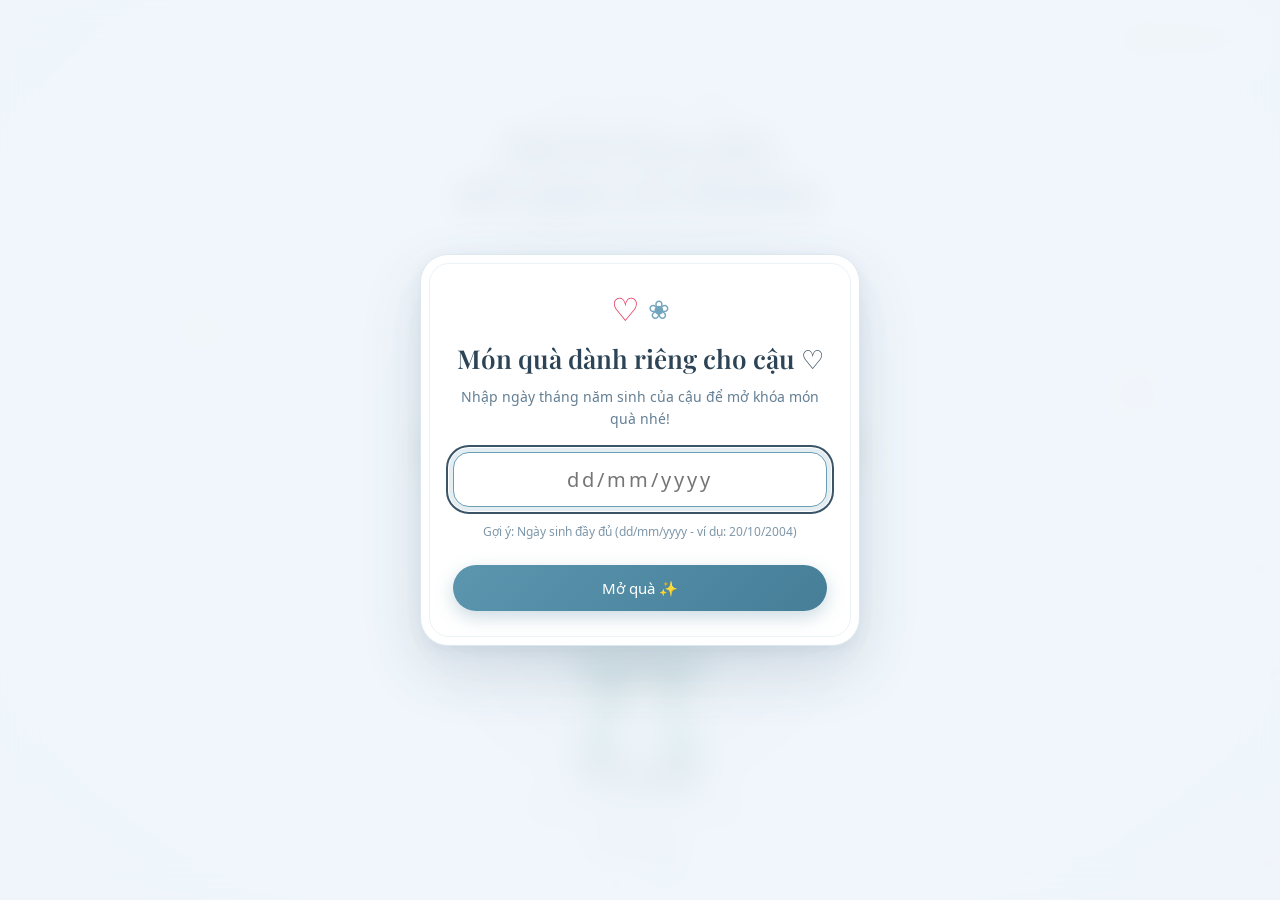
<file: index.html>
<!DOCTYPE html>
<html lang="vi">
<head>
  <meta charset="UTF-8">
  <meta name="viewport" content="width=device-width, initial-scale=1.0">
  <meta name="theme-color" content="#f5f9fc">
  <meta name="description" content="Một bó hoa và tấm thiệp nhỏ, gửi ngàn lời chúc dịu dàng nhân ngày Phụ nữ Việt Nam 20/10.">
    <title>Một bó hoa cẩm tú cầu dành tặng bạn · 20/10</title>
  <link rel="preconnect" href="https://fonts.googleapis.com">
  <link rel="preconnect" href="https://fonts.gstatic.com" crossorigin>
  <link href="https://fonts.googleapis.com/css2?family=Playfair+Display:ital,wght@0,400;0,500;0,600;0,700;1,400;1,600&family=Noto+Serif:ital,wght@0,400;0,600;1,400;1,600&display=swap" rel="stylesheet">
  <link rel="preload" href="./assets/fonts/noto-serif-regular.woff2" as="font" type="font/woff2" crossorigin>
  <link rel="preload" href="./assets/fonts/noto-serif-italic.woff2" as="font" type="font/woff2" crossorigin>
  <link rel="preload" href="./assets/fonts/noto-sans-regular.woff2" as="font" type="font/woff2" crossorigin>
  <link rel="stylesheet" href="./style.css">
  <link rel="stylesheet" href="./lock.css">
  <script src="./config.js"></script>
  <script src="./script.js" defer></script>
  <script src="./card.js" defer></script>
  <script src="./lock.js" defer></script>
</head>
<body>
  <main>
    <a class="garden-link" href="./garden.html">Ngắm vườn hoa <span aria-hidden="true">❀</span></a>
    <canvas id="ambientPetalsCanvas" aria-hidden="true"></canvas>
    <header class="greeting">
      <p class="occasion">Ngày Phụ nữ Việt Nam <span>20/10</span></p>
      <h1>Một bó hoa nhỏ,<br>gửi ngàn yêu thương.</h1>
      <p class="greeting-caption">Mong hôm nay của bạn thật dịu dàng.</p>
    </header>

    <div class="gift-layout">
      <section class="scene-column" aria-label="Hoa và những lời chúc 20/10">


        <div class="gift-visuals">
          <div class="bouquet-composition">
            <div id="bouquetStageWrapper" role="button" tabindex="0"
              aria-label="Bó hoa cẩm tú cầu. Nhấn Enter để nhận lời chúc; dùng phím mũi tên để chọn bông hoa."
              aria-describedby="bouquetHint">
              <canvas id="bouquetCanvas" aria-hidden="true"></canvas>
            </div>
            <button class="envelope-button" id="openCard" type="button" aria-haspopup="dialog" aria-controls="greetingCard" aria-expanded="false" hidden>
              <span class="envelope" aria-hidden="true"><span class="envelope-letter">Gửi bạn</span><span class="envelope-seal">♡</span></span>
              <span class="envelope-caption">Có một tấm thiệp cho bạn</span>
              <span class="envelope-action">Mở thiệp</span>
            </button>
          </div>

        </div>

        <footer class="scene-footer">
          <p id="bouquetHint" class="bouquet-hint">Chạm một bông hoa để nhận lời chúc</p>
          <p id="roseWish" class="rose-wish" role="status" aria-live="polite" aria-atomic="true"></p>
          <button class="text-button" id="replayBloom" type="button">Cho hoa nở lại <span aria-hidden="true">↻</span></button>
        </footer>
      </section>

      <dialog id="greetingCard" class="card-dialog" aria-labelledby="cardTitle">
        <div class="letter-paper">
          <button class="close-button" id="closeCard" type="button" aria-label="Đóng thiệp">×</button>
          <div id="cardReading">
            <div class="letter-date" aria-label="Ngày 20 tháng 10"><span>20</span><span class="date-stem" aria-hidden="true"></span><span>10</span></div>
            <p class="letter-recipient"><span id="cardRecipient"></span>,</p>
            <h2 id="cardTitle">Chúc em một ngày<br>thật nhiều yêu thương.</h2>
            <div class="letter-flower" aria-hidden="true">❀</div>
            <p id="cardMessage" class="letter-message"></p>
            <div class="letter-signoff"><p>Với thật nhiều thương mến,</p><p id="cardSender" class="letter-signature"></p></div>
          </div>
        </div>
      </dialog>
    </div>
    <noscript><p class="noscript-message">Bật JavaScript để ngắm hoa nở và mở thiệp 20/10 nhé.</p></noscript>
  </main>
</body>
</html>
</file>
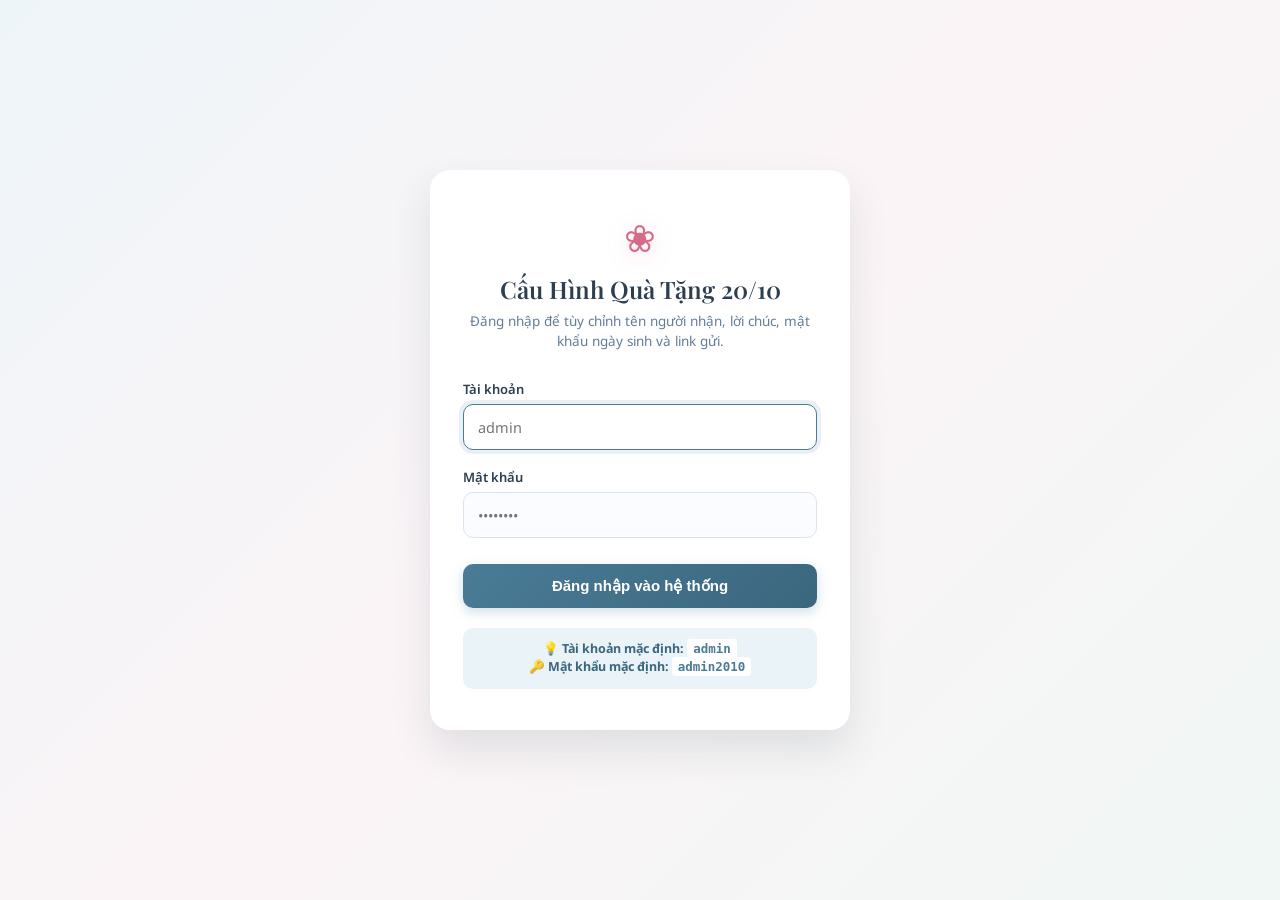
<file: admin.html>
<!DOCTYPE html>
<html lang="vi">
<head>
  <meta charset="UTF-8">
  <meta name="viewport" content="width=device-width, initial-scale=1.0">
  <title>Bảng Điều Khiển Quà Tặng 20/10</title>
  <link rel="preconnect" href="https://fonts.googleapis.com">
  <link rel="preconnect" href="https://fonts.gstatic.com" crossorigin>
  <link href="https://fonts.googleapis.com/css2?family=Playfair+Display:ital,wght@0,500;0,600;0,700;1,400&family=Noto+Serif:ital,wght@0,400;0,600;1,400&family=Noto+Sans:wght@400;500;600&display=swap" rel="stylesheet">
  <script src="./config.js"></script>
  <style>
    :root {
      --bg: #f3f7fb;
      --card-bg: #ffffff;
      --primary: #4a7c96;
      --primary-hover: #3b667e;
      --primary-soft: #eaf3f8;
      --rose: #d46b89;
      --rose-soft: #fdf0f4;
      --ink: #2c3e50;
      --muted: #627d98;
      --border: #dbe4ee;
      --success: #2e7d32;
      --shadow: 0 10px 25px -5px rgba(50, 80, 110, 0.08), 0 8px 10px -6px rgba(50, 80, 110, 0.04);
      --font-serif: "Noto Serif", Georgia, serif;
      --font-display: "Playfair Display", Georgia, serif;
      --font-sans: "Noto Sans", system-ui, -apple-system, sans-serif;
    }

    * { box-sizing: border-box; margin: 0; padding: 0; }
    body {
      font-family: var(--font-sans);
      background: linear-gradient(135deg, #eef5f9 0%, #fbf4f6 50%, #f0f7f5 100%);
      color: var(--ink);
      min-height: 100vh;
      display: flex;
      flex-direction: column;
    }

    /* ================= LOGIN OVERLAY ================= */
    .login-container {
      min-height: 100vh;
      display: flex;
      align-items: center;
      justify-content: center;
      padding: 24px;
    }
    .login-box {
      width: 100%;
      max-width: 420px;
      background: var(--card-bg);
      border-radius: 20px;
      padding: 40px 32px;
      box-shadow: 0 20px 40px rgba(44, 62, 80, 0.12);
      border: 1px solid rgba(255, 255, 255, 0.8);
      position: relative;
      animation: fadeIn .4s ease-out;
    }
    .login-header {
      text-align: center;
      margin-bottom: 28px;
    }
    .login-icon {
      font-size: 38px;
      color: var(--rose);
      display: inline-block;
      margin-bottom: 10px;
      filter: drop-shadow(0 4px 10px rgba(212, 107, 137, 0.25));
    }
    .login-title {
      font-family: var(--font-display);
      font-size: 24px;
      color: var(--ink);
      font-weight: 600;
      margin-bottom: 6px;
    }
    .login-subtitle {
      font-size: 13.5px;
      color: var(--muted);
      line-height: 1.5;
    }
    .login-form .form-group {
      margin-bottom: 18px;
    }
    .form-label {
      display: block;
      font-size: 13px;
      font-weight: 600;
      color: var(--ink);
      margin-bottom: 6px;
    }
    .form-input, .form-textarea {
      width: 100%;
      padding: 12px 14px;
      border: 1.5px solid var(--border);
      border-radius: 10px;
      font-size: 14.5px;
      font-family: var(--font-sans);
      color: var(--ink);
      background: #fafcff;
      transition: all .2s ease;
    }
    .form-input:focus, .form-textarea:focus {
      outline: none;
      border-color: var(--primary);
      background: #fff;
      box-shadow: 0 0 0 4px rgba(74, 124, 150, 0.12);
    }
    .form-textarea {
      resize: vertical;
      min-height: 120px;
      line-height: 1.6;
    }
    .login-btn {
      width: 100%;
      padding: 13px;
      background: linear-gradient(135deg, var(--primary) 0%, var(--primary-hover) 100%);
      color: #fff;
      border: none;
      border-radius: 10px;
      font-size: 15px;
      font-weight: 600;
      cursor: pointer;
      box-shadow: 0 4px 12px rgba(74, 124, 150, 0.25);
      transition: all .2s ease;
      margin-top: 8px;
    }
    .login-btn:hover {
      transform: translateY(-1px);
      box-shadow: 0 6px 16px rgba(74, 124, 150, 0.35);
    }
    .login-hint {
      margin-top: 20px;
      padding: 12px;
      background: var(--primary-soft);
      border-radius: 10px;
      font-size: 12.5px;
      color: var(--primary-hover);
      line-height: 1.5;
      text-align: center;
    }
    .login-hint code {
      background: #fff;
      padding: 2px 6px;
      border-radius: 4px;
      font-weight: 600;
      color: var(--primary);
    }
    .login-error {
      background: var(--rose-soft);
      color: #b73d63;
      padding: 10px 14px;
      border-radius: 8px;
      font-size: 13px;
      margin-bottom: 16px;
      display: none;
      text-align: center;
      animation: shake .3s ease;
    }

    /* ================= MAIN DASHBOARD ================= */
    .dashboard {
      display: none;
      flex: 1;
      padding: 24px;
      max-width: 1280px;
      margin: 0 auto;
      width: 100%;
    }
    .top-bar {
      display: flex;
      flex-wrap: wrap;
      justify-content: space-between;
      align-items: center;
      gap: 16px;
      margin-bottom: 28px;
      padding-bottom: 18px;
      border-bottom: 1px solid var(--border);
    }
    .brand-title {
      font-family: var(--font-display);
      font-size: 26px;
      font-weight: 700;
      color: var(--ink);
      display: flex;
      align-items: center;
      gap: 10px;
    }
    .brand-title .flower {
      color: var(--rose);
      font-size: 24px;
    }
    .brand-desc {
      font-size: 13.5px;
      color: var(--muted);
      margin-top: 2px;
    }
    .top-actions {
      display: flex;
      flex-wrap: wrap;
      gap: 10px;
      align-items: center;
    }
    .btn {
      padding: 9px 16px;
      border-radius: 9px;
      font-size: 13.5px;
      font-weight: 600;
      cursor: pointer;
      text-decoration: none;
      display: inline-flex;
      align-items: center;
      gap: 6px;
      border: 1.5px solid transparent;
      transition: all .2s ease;
    }
    .btn-primary {
      background: var(--primary);
      color: #fff;
    }
    .btn-primary:hover {
      background: var(--primary-hover);
    }
    .btn-rose {
      background: var(--rose);
      color: #fff;
    }
    .btn-rose:hover {
      background: #c35575;
    }
    .btn-outline {
      border-color: var(--border);
      background: #fff;
      color: var(--ink);
    }
    .btn-outline:hover {
      background: #f7fafc;
      border-color: var(--muted);
    }
    .btn-danger {
      border-color: #ffd6df;
      background: #fff;
      color: #c35575;
    }
    .btn-danger:hover {
      background: var(--rose-soft);
    }

    /* SHARE CARD (HIGHLIGHTED) */
    .share-banner {
      background: linear-gradient(135deg, #e3f2fd 0%, #f3e5f5 100%);
      border: 1.5px solid #bddcf0;
      border-radius: 16px;
      padding: 20px 24px;
      margin-bottom: 28px;
      display: flex;
      flex-direction: column;
      gap: 12px;
      box-shadow: 0 4px 15px rgba(74, 124, 150, 0.08);
    }
    .share-banner-head {
      display: flex;
      align-items: center;
      justify-content: space-between;
      flex-wrap: wrap;
      gap: 10px;
    }
    .share-banner-title {
      font-weight: 700;
      font-size: 16px;
      color: #1e4968;
      display: flex;
      align-items: center;
      gap: 8px;
    }
    .share-banner-desc {
      font-size: 13px;
      color: #3b5f7b;
      line-height: 1.5;
    }
    .share-input-row {
      display: flex;
      gap: 8px;
      margin-top: 4px;
    }
    .share-input-row input {
      flex: 1;
      font-family: monospace;
      font-size: 13px;
      background: #fff;
      border: 1px solid #bddcf0;
      padding: 10px 14px;
      border-radius: 8px;
      color: #1e4968;
    }

    /* GRID LAYOUT (EDITOR + PREVIEW) */
    .content-grid {
      display: grid;
      grid-template-columns: 1fr 440px;
      gap: 28px;
      align-items: start;
    }
    @media (max-width: 1024px) {
      .content-grid {
        grid-template-columns: 1fr;
      }
    }

    .editor-section {
      display: flex;
      flex-direction: column;
      gap: 24px;
    }
    .panel {
      background: var(--card-bg);
      border-radius: 16px;
      padding: 24px;
      box-shadow: var(--shadow);
      border: 1px solid var(--border);
    }
    .panel-header {
      display: flex;
      align-items: center;
      gap: 10px;
      margin-bottom: 18px;
      padding-bottom: 12px;
      border-bottom: 1px solid #f0f4f8;
    }
    .panel-icon {
      font-size: 20px;
      color: var(--primary);
    }
    .panel-title {
      font-family: var(--font-serif);
      font-size: 17px;
      font-weight: 600;
      color: var(--ink);
    }
    .panel-badge {
      font-size: 11px;
      padding: 3px 8px;
      background: var(--primary-soft);
      color: var(--primary);
      border-radius: 20px;
      font-weight: 600;
      margin-left: auto;
    }
    .field-hint {
      font-size: 12px;
      color: var(--muted);
      margin-top: 4px;
      line-height: 1.4;
    }
    .grid-2 {
      display: grid;
      grid-template-columns: 1fr 1fr;
      gap: 16px;
    }
    @media (max-width: 640px) {
      .grid-2 { grid-template-columns: 1fr; }
    }

    /* PREVIEW CONTAINER */
    .preview-sticky {
      position: sticky;
      top: 24px;
      display: flex;
      flex-direction: column;
      gap: 20px;
    }
    .preview-card {
      background: #fffdfc;
      border: 1px solid #e7d8dc;
      border-radius: 14px;
      padding: 28px 24px;
      box-shadow: 0 10px 30px rgba(118, 54, 77, 0.08);
      position: relative;
    }
    .preview-card::before {
      content: "";
      position: absolute;
      top: 10px; left: 10px; right: 10px; bottom: 10px;
      border: 1px solid #f2e7eb;
      pointer-events: none;
      border-radius: 8px;
    }
    .preview-date {
      font-family: var(--font-serif);
      font-size: 12px;
      color: var(--muted);
      text-align: center;
      margin-bottom: 14px;
      letter-spacing: 2px;
    }
    .preview-recipient {
      font-family: var(--font-serif);
      font-size: 14.5px;
      color: #76364d;
      font-style: italic;
      margin-bottom: 8px;
    }
    .preview-title {
      font-family: var(--font-serif);
      font-size: 19px;
      line-height: 1.35;
      color: #4a2835;
      font-weight: 600;
      margin-bottom: 12px;
    }
    .preview-flower {
      text-align: center;
      color: var(--rose);
      font-size: 18px;
      margin: 10px 0;
    }
    .preview-message {
      font-family: var(--font-serif);
      font-size: 13.5px;
      line-height: 1.7;
      color: #553c45;
      white-space: pre-line;
      margin-bottom: 18px;
    }
    .preview-sender {
      text-align: right;
      font-family: var(--font-serif);
      font-size: 13px;
      color: #76364d;
      font-style: italic;
    }

    /* MINI PREVIEW FOR LOCK SCREEN */
    .preview-lock-mini {
      background: linear-gradient(135deg, #1b263b 0%, #293241 100%);
      color: #fff;
      border-radius: 14px;
      padding: 20px;
      box-shadow: 0 8px 20px rgba(0,0,0,0.15);
      text-align: center;
    }
    .preview-lock-mini h4 {
      font-size: 14px;
      font-weight: 600;
      margin-bottom: 6px;
      color: #ffd1dc;
    }
    .preview-lock-mini p {
      font-size: 12px;
      color: #b0c4de;
      margin-bottom: 10px;
    }
    .preview-lock-badge {
      display: inline-block;
      background: rgba(255, 255, 255, 0.15);
      padding: 4px 12px;
      border-radius: 20px;
      font-family: monospace;
      font-size: 13px;
      color: #98e2c6;
    }

    /* FOOTER SAVE BAR */
    .bottom-save-bar {
      position: sticky;
      bottom: 0;
      background: rgba(255, 255, 255, 0.95);
      backdrop-filter: blur(8px);
      border-top: 1px solid var(--border);
      padding: 16px 24px;
      display: flex;
      justify-content: space-between;
      align-items: center;
      box-shadow: 0 -4px 15px rgba(0, 0, 0, 0.04);
      margin-top: 32px;
      border-radius: 12px 12px 0 0;
    }

    /* TOAST */
    .toast {
      position: fixed;
      bottom: 84px;
      right: 24px;
      background: #2e7d32;
      color: #fff;
      padding: 12px 20px;
      border-radius: 10px;
      font-size: 14px;
      font-weight: 500;
      box-shadow: 0 8px 20px rgba(0,0,0,0.2);
      display: flex;
      align-items: center;
      gap: 8px;
      transform: translateY(20px);
      opacity: 0;
      pointer-events: none !important;
      transition: all .25s cubic-bezier(.2,.8,.2,1);
      z-index: 9999;
    }
    .toast.show {
      transform: translateY(0);
      opacity: 1;
    }

    @keyframes fadeIn {
      from { opacity: 0; transform: translateY(10px); }
      to { opacity: 1; transform: translateY(0); }
    }
    @keyframes shake {
      0%, 100% { transform: translateX(0); }
      20%, 60% { transform: translateX(-6px); }
      40%, 80% { transform: translateX(6px); }
    }
  </style>
</head>
<body>

  <!-- ================= 1. FORM ĐĂNG NHẬP ADMIN ================= -->
  <div id="loginScreen" class="login-container">
    <div class="login-box">
      <div class="login-header">
        <span class="login-icon">❀</span>
        <h1 class="login-title">Cấu Hình Quà Tặng 20/10</h1>
        <p class="login-subtitle">Đăng nhập để tùy chỉnh tên người nhận, lời chúc, mật khẩu ngày sinh và link gửi.</p>
      </div>

      <div id="loginError" class="login-error">Tài khoản hoặc mật khẩu không chính xác!</div>

      <form id="loginForm" class="login-form" autocomplete="off">
        <div class="form-group">
          <label class="form-label" for="usernameInput">Tài khoản</label>
          <input type="text" id="usernameInput" class="form-input" placeholder="admin" required autofocus>
        </div>

        <div class="form-group">
          <label class="form-label" for="passwordInput">Mật khẩu</label>
          <input type="password" id="passwordInput" class="form-input" placeholder="••••••••" required>
        </div>

        <button type="submit" class="login-btn">Đăng nhập vào hệ thống</button>
      </form>

      <div class="login-hint">
        💡 <strong>Tài khoản mặc định:</strong> <code>admin</code><br>
        🔑 <strong>Mật khẩu mặc định:</strong> <code>admin2010</code>
      </div>
    </div>
  </div>


  <!-- ================= 2. BẢNG ĐIỀU KHIỂN SAU KHI ĐĂNG NHẬP ================= -->
  <div id="dashboardScreen" class="dashboard">
    <!-- Top Bar -->
    <header class="top-bar">
      <div>
        <h1 class="brand-title"><span class="flower">❀</span> Quản Trị Quà Tặng 20/10</h1>
        <p class="brand-desc">Thay đổi nội dung dễ dàng không cần biết lập trình</p>
      </div>
      <div class="top-actions">
        <a href="./index.html" target="_blank" class="btn btn-outline" id="btnPreviewIndex">
          <span>👁️</span> Xem trang quà tặng
        </a>
        <a href="./garden.html" target="_blank" class="btn btn-outline" id="btnPreviewGarden">
          <span>🌸</span> Xem vườn hoa
        </a>
        <button type="button" class="btn btn-danger" id="btnLogout">
          <span>🚪</span> Đăng xuất
        </button>
      </div>
    </header>

    <!-- Shareable Link Callout Banner -->
    <section class="share-banner">
      <div class="share-banner-head">
        <div class="share-banner-title">
          <span>🔗</span> Link Quà Tặng Tự Động Đồng Bộ (Gửi Cho Người Ấy)
        </div>
        <button type="button" class="btn btn-primary" id="btnCopyShareUrl">
          <span>📋</span> Sao chép Link gửi người ấy
        </button>
      </div>
      <p class="share-banner-desc">
        Khi bạn cấu hình xong và bấm "Lưu", hãy sao chép link bên dưới gửi cho người ấy. Toàn bộ tên, thư chúc mừng và mật khẩu ngày sinh sẽ tự động được tải trọn vẹn trên điện thoại/máy tính của người ấy!
      </p>
      <div class="share-input-row">
        <input type="text" id="shareUrlInput" readonly onclick="this.select();">
      </div>
    </section>

    <!-- Content Grid: Editor (Left) & Live Preview (Right) -->
    <div class="content-grid">
      
      <!-- Editor Column -->
      <main class="editor-section">
        
        <!-- Panel 1: Thư chúc mừng (index.html) -->
        <section class="panel">
          <div class="panel-header">
            <span class="panel-icon">💌</span>
            <h2 class="panel-title">1. Người Nhận & Nội Dung Thư (Trang Chính)</h2>
            <span class="panel-badge">Trang Index</span>
          </div>

          <div class="form-group" style="margin-bottom: 16px;">
            <label class="form-label" for="cfgRecipient">Tên người nhận (Hiển thị đầu thiệp)</label>
            <input type="text" id="cfgRecipient" class="form-input" placeholder="Ví dụ: Bạn, Em, Người thương...">
            <p class="field-hint">Tên này sẽ xuất hiện ở dòng mở đầu của bức thư.</p>
          </div>

          <div class="form-group" style="margin-bottom: 16px;">
            <label class="form-label" for="cfgLetterTitle">Tiêu đề lá thư</label>
            <textarea id="cfgLetterTitle" class="form-textarea" style="min-height: 60px;" placeholder="Chúc bạn một ngày&#10;thật nhiều yêu thương."></textarea>
            <p class="field-hint">Có thể gõ Enter để ngắt dòng đẹp mắt.</p>
          </div>

          <div class="form-group" style="margin-bottom: 16px;">
            <label class="form-label" for="cfgLetterMessage">Nội dung tâm thư</label>
            <textarea id="cfgLetterMessage" class="form-textarea" style="min-height: 140px;" placeholder="Nhập lời chúc và những tâm sự bạn muốn gửi gắm..."></textarea>
            <p class="field-hint">💡 Mẹo: Nhấn Enter 2 lần để tách các đoạn văn rõ ràng, thanh thoát.</p>
          </div>

          <div class="form-group">
            <label class="form-label" for="cfgSender">Tên người gửi / Ký tên</label>
            <input type="text" id="cfgSender" class="form-input" placeholder="Ví dụ: Người gửi, Fan hâm mộ...">
            <p class="field-hint">Xuất hiện ở phần ký tên cuối bức thư.</p>
          </div>
        </section>

        <!-- Panel 2: Mật khẩu ngày sinh (lock.js) -->
        <section class="panel">
          <div class="panel-header">
            <span class="panel-icon">🔒</span>
            <h2 class="panel-title">2. Mật Khẩu Mở Khóa Ngày Sinh</h2>
            <span class="panel-badge">Màn hình khóa</span>
          </div>

          <div class="form-group" style="margin-bottom: 16px;">
            <label class="form-label" for="cfgBirthday">Ngày tháng năm sinh mở khóa (dd/mm/yyyy)</label>
            <input type="text" id="cfgBirthday" class="form-input" placeholder="20/10/2004" maxlength="10">
            <p class="field-hint">Người nhận chỉ cần nhập ngày sinh này để mở khóa món quà. Hệ thống hỗ trợ cả gõ liền số (ví dụ: 20102004) hoặc gõ có dấu gạch.</p>
          </div>

          <div class="form-group" style="margin-bottom: 16px;">
            <label class="form-label" for="cfgLockTitle">Tiêu đề màn hình khóa</label>
            <input type="text" id="cfgLockTitle" class="form-input" placeholder="Món quà dành riêng cho bạn ♡">
          </div>

          <div class="grid-2">
            <div class="form-group">
              <label class="form-label" for="cfgLockInstruction">Lời nhắn hướng dẫn</label>
              <input type="text" id="cfgLockInstruction" class="form-input" placeholder="Nhập ngày tháng năm sinh để mở khóa món quà nhé!">
            </div>
            <div class="form-group">
              <label class="form-label" for="cfgLockHint">Gợi ý dưới ô nhập</label>
              <input type="text" id="cfgLockHint" class="form-input" placeholder="Gợi ý: Ngày sinh đầy đủ (dd/mm/yyyy - ví dụ: 20/10/2004)">
            </div>
          </div>
        </section>

        <!-- Panel 3: Vườn hoa (garden.html) -->
        <section class="panel">
          <div class="panel-header">
            <span class="panel-icon">🌸</span>
            <h2 class="panel-title">3. Tùy Chỉnh Trang Vườn Hoa</h2>
            <span class="panel-badge">Trang Garden</span>
          </div>

          <div class="form-group" style="margin-bottom: 16px;">
            <label class="form-label" for="cfgDedication">Dòng đề từ ở góc vườn hoa</label>
            <input type="text" id="cfgDedication" class="form-input" placeholder="Dành tặng bạn cả một vườn thương.">
            <p class="field-hint">Dòng chữ nhỏ tinh tế ở góc trên bên trái màn hình vườn hoa.</p>
          </div>

          <div class="form-group">
            <label class="form-label" for="cfgGardenCardTitle">Tiêu đề thiệp trong vườn hoa</label>
            <input type="text" id="cfgGardenCardTitle" class="form-input" placeholder="Tặng bạn một vườn hoa">
            <p class="field-hint">Xuất hiện trong thiệp mở ra khi toàn bộ vườn hoa bung nở.</p>
          </div>
        </section>

        <!-- Panel 4: Đổi tài khoản Admin -->
        <section class="panel">
          <div class="panel-header">
            <span class="panel-icon">⚙️</span>
            <h2 class="panel-title">4. Đổi Tài Khoản & Mật Khẩu Admin</h2>
            <span class="panel-badge">Bảo mật</span>
          </div>

          <div class="grid-2">
            <div class="form-group">
              <label class="form-label" for="adminNewUser">Tên đăng nhập mới</label>
              <input type="text" id="adminNewUser" class="form-input" placeholder="admin">
            </div>
            <div class="form-group">
              <label class="form-label" for="adminNewPass">Mật khẩu mới</label>
              <input type="password" id="adminNewPass" class="form-input" placeholder="••••••••">
            </div>
          </div>
          <button type="button" class="btn btn-outline" id="btnUpdateAdminAuth" style="margin-top: 14px;">
            <span>🛡️</span> Cập nhật tài khoản quản trị
          </button>
        </section>

      </main>

      <!-- Live Preview Column -->
      <aside class="preview-sticky">
        <h3 style="font-size: 15px; font-weight: 600; color: var(--muted); text-transform: uppercase; letter-spacing: 1px;">
          👁️ Xem Trước Trực Quan
        </h3>

        <!-- Mockup thiệp -->
        <div class="preview-card">
          <div class="preview-date">20 · 10</div>
          <div class="preview-recipient" id="pvRecipient">Mến gửi bạn,</div>
          <div class="preview-title" id="pvTitle">Chúc bạn một ngày<br>thật nhiều yêu thương.</div>
          <div class="preview-flower">❀</div>
          <div class="preview-message" id="pvMessage">Nhân ngày Phụ nữ Việt Nam 20/10, gửi đến bạn một bó hoa cẩm tú cầu ngập tràn sắc màu cùng ngàn lời thương mến...</div>
          <div class="preview-sender" id="pvSender">— Người gửi</div>
        </div>

        <!-- Mockup khóa -->
        <div class="preview-lock-mini">
          <h4 id="pvLockTitle">Món quà dành riêng cho bạn ♡</h4>
          <p id="pvLockInstruction">Nhập ngày tháng năm sinh để mở khóa món quà nhé!</p>
          <div>
            <span style="font-size: 11px; opacity: .8; display: block; margin-bottom: 4px;">Mật khẩu mở quà:</span>
            <span class="preview-lock-badge" id="pvBirthday">20/10/2004</span>
          </div>
        </div>
      </aside>

    </div>

    <!-- Bottom Save Bar -->
    <div class="bottom-save-bar">
      <div>
        <button type="button" class="btn btn-outline" id="btnResetDefault">
          <span>🔄</span> Khôi phục mặc định
        </button>
      </div>
      <div style="display: flex; gap: 10px;">
        <button type="button" class="btn btn-rose" id="btnSaveConfig">
          <span>💾</span> Lưu cấu hình
        </button>
      </div>
    </div>
  </div>

  <!-- Toast Notification -->
  <div id="toast" class="toast">
    <span id="toastIcon">✓</span>
    <span id="toastMsg">Đã lưu thay đổi thành công!</span>
  </div>

  <script>
    (() => {
      'use strict';

      const AUTH_SESSION_KEY = 'gift_admin_logged_in';

      // DOM Elements
      const loginScreen = document.getElementById('loginScreen');
      const dashboardScreen = document.getElementById('dashboardScreen');
      const loginForm = document.getElementById('loginForm');
      const usernameInput = document.getElementById('usernameInput');
      const passwordInput = document.getElementById('passwordInput');
      const loginError = document.getElementById('loginError');
      const btnLogout = document.getElementById('btnLogout');

      // Config form inputs
      const cfgRecipient = document.getElementById('cfgRecipient');
      const cfgLetterTitle = document.getElementById('cfgLetterTitle');
      const cfgLetterMessage = document.getElementById('cfgLetterMessage');
      const cfgSender = document.getElementById('cfgSender');
      const cfgBirthday = document.getElementById('cfgBirthday');
      const cfgLockTitle = document.getElementById('cfgLockTitle');
      const cfgLockInstruction = document.getElementById('cfgLockInstruction');
      const cfgLockHint = document.getElementById('cfgLockHint');
      const cfgDedication = document.getElementById('cfgDedication');
      const cfgGardenCardTitle = document.getElementById('cfgGardenCardTitle');

      // Admin auth inputs
      const adminNewUser = document.getElementById('adminNewUser');
      const adminNewPass = document.getElementById('adminNewPass');
      const btnUpdateAdminAuth = document.getElementById('btnUpdateAdminAuth');

      // Actions
      const btnSaveConfig = document.getElementById('btnSaveConfig');
      const btnResetDefault = document.getElementById('btnResetDefault');
      const btnCopyShareUrl = document.getElementById('btnCopyShareUrl');
      const shareUrlInput = document.getElementById('shareUrlInput');

      // Live preview elements
      const pvRecipient = document.getElementById('pvRecipient');
      const pvTitle = document.getElementById('pvTitle');
      const pvMessage = document.getElementById('pvMessage');
      const pvSender = document.getElementById('pvSender');
      const pvLockTitle = document.getElementById('pvLockTitle');
      const pvLockInstruction = document.getElementById('pvLockInstruction');
      const pvBirthday = document.getElementById('pvBirthday');

      const toast = document.getElementById('toast');
      const toastMsg = document.getElementById('toastMsg');
      let toastTimer = null;

      let lastToastTime = 0;
      function showToast(message, isError = false) {
        const now = Date.now();
        if (now - lastToastTime < 350) return;
        lastToastTime = now;

        clearTimeout(toastTimer);
        const iconEl = document.getElementById('toastIcon');
        if (iconEl) iconEl.textContent = isError ? '⚠️' : '✓';
        const cleanMsg = String(message).replace(/^[✓✔⚠️\s]+/, '');
        toastMsg.textContent = cleanMsg;
        toast.style.background = isError ? '#d32f2f' : '#2e7d32';
        toast.classList.remove('show');
        void toast.offsetWidth;
        toast.classList.add('show');
        toastTimer = setTimeout(() => {
          toast.classList.remove('show');
        }, 3000);
      }

      // Check login state
      function checkAuth() {
        if (sessionStorage.getItem(AUTH_SESSION_KEY) === 'true') {
          showDashboard();
        } else {
          showLogin();
        }
      }

      function showLogin() {
        loginScreen.style.display = 'flex';
        dashboardScreen.style.display = 'none';
        usernameInput.focus();
      }

      function showDashboard() {
        loginScreen.style.display = 'none';
        dashboardScreen.style.display = 'block';
        loadConfigIntoForm();
        updateShareUrl();
        // Allow instant previewing garden by setting session unlock
        sessionStorage.setItem('gift_unlocked', 'true');
      }

      // Handle Login Form Submit
      loginForm.addEventListener('submit', (e) => {
        e.preventDefault();
        const user = usernameInput.value.trim();
        const pass = passwordInput.value;
        const currentAuth = window.GiftConfig.getAdminAuth();

        if (user === currentAuth.username && pass === currentAuth.password) {
          sessionStorage.setItem(AUTH_SESSION_KEY, 'true');
          loginError.style.display = 'none';
          showDashboard();
          showToast('Chào mừng bạn đến với Bảng điều khiển quà tặng!');
        } else {
          loginError.style.display = 'block';
          passwordInput.value = '';
          passwordInput.focus();
        }
      });

      // Handle Logout
      btnLogout.addEventListener('click', () => {
        sessionStorage.removeItem(AUTH_SESSION_KEY);
        showLogin();
      });

      // Load config into form
      function loadConfigIntoForm() {
        const cfg = window.GiftConfig.get();
        cfgRecipient.value = cfg.recipient || '';
        cfgLetterTitle.value = cfg.letterTitle || '';
        cfgLetterMessage.value = cfg.letterMessage || '';
        cfgSender.value = cfg.sender || '';

        cfgBirthday.value = cfg.birthday || '';
        cfgLockTitle.value = cfg.lockTitle || '';
        cfgLockInstruction.value = cfg.lockInstruction || '';
        cfgLockHint.value = cfg.lockHint || '';

        cfgDedication.value = cfg.dedication || '';
        cfgGardenCardTitle.value = cfg.gardenCardTitle || '';

        const currentAuth = window.GiftConfig.getAdminAuth();
        adminNewUser.value = currentAuth.username;
        adminNewPass.value = '';

        updateLivePreview();
      }

      // Collect form data into object
      function getFormData() {
        return {
          recipient: cfgRecipient.value.trim(),
          letterTitle: cfgLetterTitle.value.trim(),
          letterMessage: cfgLetterMessage.value,
          sender: cfgSender.value.trim(),
          birthday: cfgBirthday.value.trim(),
          lockTitle: cfgLockTitle.value.trim(),
          lockInstruction: cfgLockInstruction.value.trim(),
          lockHint: cfgLockHint.value.trim(),
          dedication: cfgDedication.value.trim(),
          gardenCardTitle: cfgGardenCardTitle.value.trim()
        };
      }

      // Update Live Preview
      function updateLivePreview() {
        const data = getFormData();
        pvRecipient.textContent = (data.recipient ? (data.recipient.startsWith('Gửi') || data.recipient.startsWith('Mến gửi') ? data.recipient : `Mến gửi ${data.recipient}`) : 'Mến gửi bạn') + ',';
        pvTitle.innerHTML = (data.letterTitle || 'Chúc bạn một ngày\nthật nhiều yêu thương.').replace(/\n/g, '<br>');
        pvMessage.textContent = data.letterMessage || 'Nội dung bức thư sẽ hiển thị ở đây...';
        pvSender.textContent = data.sender ? `— ${data.sender}` : '';

        pvLockTitle.textContent = data.lockTitle || 'Món quà dành riêng cho cậu ♡';
        pvLockInstruction.textContent = data.lockInstruction || 'Nhập ngày tháng năm sinh của cậu để mở khóa món quà nhé!';
        pvBirthday.textContent = data.birthday || 'dd/mm/yyyy';

        updateShareUrl();
      }

      // Auto update share link
      function updateShareUrl() {
        const data = getFormData();
        const url = window.GiftConfig.createShareUrl(data);
        shareUrlInput.value = url;
      }

      // Listen for typing events to update live preview
      [
        cfgRecipient, cfgLetterTitle, cfgLetterMessage, cfgSender,
        cfgBirthday, cfgLockTitle, cfgLockInstruction, cfgLockHint,
        cfgDedication, cfgGardenCardTitle
      ].forEach(el => {
        el.addEventListener('input', updateLivePreview);
      });

      // Save Config Button
      btnSaveConfig.addEventListener('click', () => {
        const data = getFormData();
        window.GiftConfig.save(data);
        updateShareUrl();
        showToast('Đã lưu cấu hình thành công!');
      });

      // Reset to Default Button
      btnResetDefault.addEventListener('click', () => {
        if (confirm('Bạn có chắc chắn muốn khôi phục toàn bộ nội dung về mặc định ban đầu không?')) {
          window.GiftConfig.reset();
          loadConfigIntoForm();
          showToast('Đã khôi phục cài đặt mặc định!');
        }
      });

      // Copy Shareable Link Button
      btnCopyShareUrl.addEventListener('click', async () => {
        const data = getFormData();
        window.GiftConfig.save(data);
        updateShareUrl();
        const url = shareUrlInput.value;
        try {
          if (navigator.clipboard && navigator.clipboard.writeText) {
            await navigator.clipboard.writeText(url);
          } else {
            shareUrlInput.select();
            document.execCommand('copy');
          }
          showToast('Đã sao chép Link gửi người ấy vào bộ nhớ tạm!');
        } catch (err) {
          shareUrlInput.select();
          showToast('Vui lòng bôi đen và nhấn Ctrl+C để sao chép link.', true);
        }
      });

      // Update Admin Auth
      btnUpdateAdminAuth.addEventListener('click', () => {
        const newUser = adminNewUser.value.trim();
        const newPass = adminNewPass.value;
        if (!newUser) {
          showToast('Tên đăng nhập không được để trống!', true);
          return;
        }
        if (!newPass) {
          showToast('Vui lòng nhập mật khẩu quản trị mới!', true);
          return;
        }
        window.GiftConfig.saveAdminAuth({ username: newUser, password: newPass });
        adminNewPass.value = '';
        showToast('Đã cập nhật tài khoản quản trị thành công!');
      });

      // Birthday Input Auto Formatting: dd/mm/yyyy
      cfgBirthday.addEventListener('input', () => {
        const digits = cfgBirthday.value.replace(/\D/g, '').slice(0, 8);
        if (digits.length <= 2) {
          cfgBirthday.value = digits;
        } else if (digits.length <= 4) {
          cfgBirthday.value = digits.slice(0, 2) + '/' + digits.slice(2);
        } else {
          cfgBirthday.value = digits.slice(0, 2) + '/' + digits.slice(2, 4) + '/' + digits.slice(4);
        }
        updateLivePreview();
      });

      // Initialize
      checkAuth();
    })();
  </script>
</body>
</html>
</file>
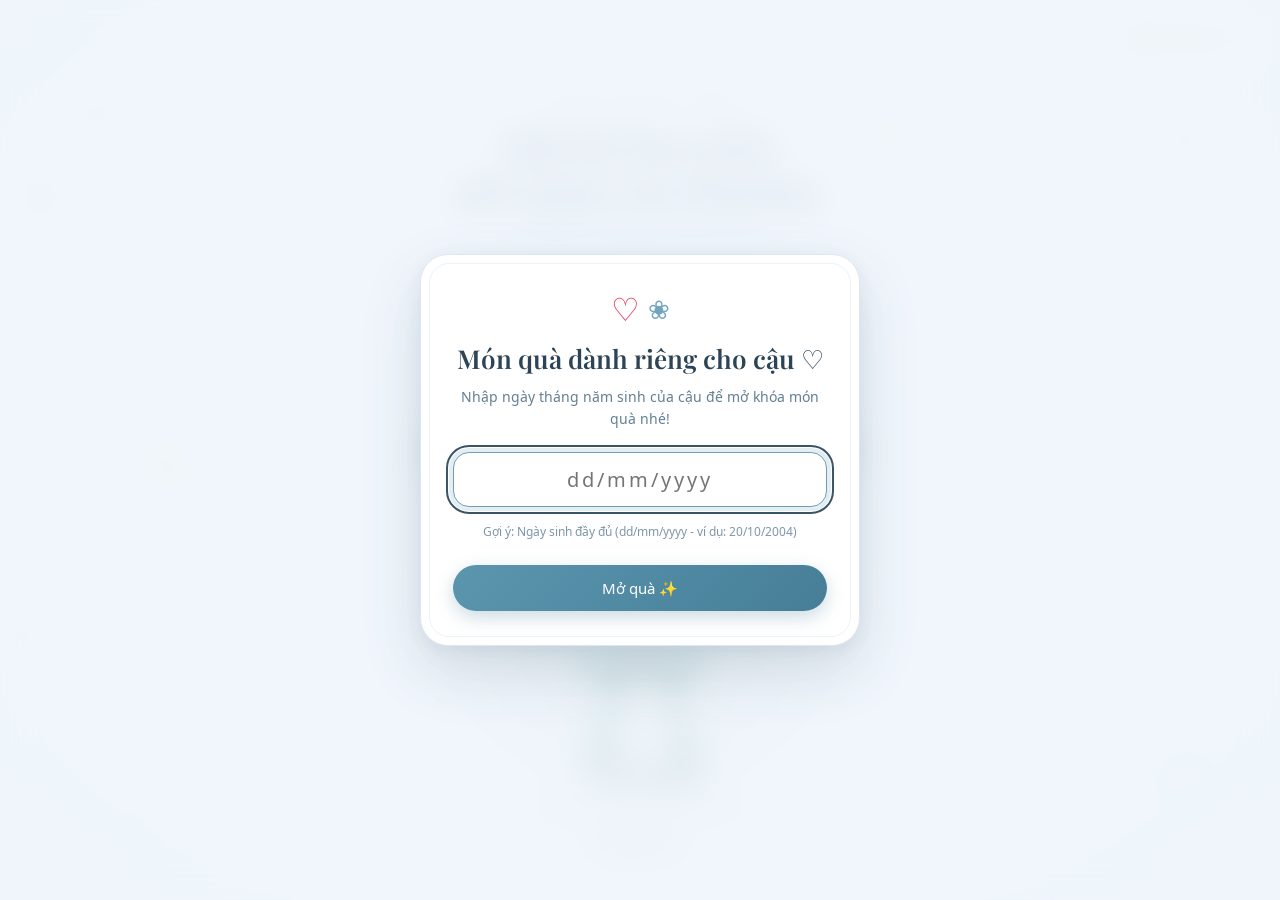
<file: garden.html>
<!DOCTYPE html>
<html lang="vi">
<head>
  <meta charset="UTF-8">
  <meta name="viewport" content="width=device-width, initial-scale=1.0">
  <meta name="theme-color" content="#bbdff5">
  <meta name="description" content="Chạm một bông hoa, đánh thức cả khu vườn.">
  <title>Cả một vườn thương · 20/10</title>
  <script>
    if (sessionStorage.getItem('gift_unlocked') !== 'true') {
      window.location.replace('./index.html' + window.location.hash);
    }
  </script>
  <link rel="preload" href="./assets/fonts/noto-serif-regular.woff2" as="font" type="font/woff2" crossorigin>
  <link rel="preload" href="./assets/fonts/noto-sans-regular.woff2" as="font" type="font/woff2" crossorigin>
  <style>
    @font-face {
      font-family: "Noto Serif";
      src: url("./assets/fonts/noto-serif-regular.woff2") format("woff2");
      font-style: normal; font-weight: 400; font-display: swap;
    }
    @font-face {
      font-family: "Noto Serif";
      src: url("./assets/fonts/noto-serif-italic.woff2") format("woff2");
      font-style: italic; font-weight: 400; font-display: swap;
    }
    @font-face {
      font-family: "Noto Sans";
      src: url("./assets/fonts/noto-sans-regular.woff2") format("woff2");
      font-style: normal; font-weight: 400; font-display: swap;
    }
    :root {
      color-scheme: light;
      --sky: #bbdff5;
      --ink: #703a50;
      --muted: #936779;
      --rose: #c66388;
      --leaf: #6c8b71;
      --paper: #fffdfc;
      --font-letter: "Noto Serif", serif;
      font-family: "Noto Sans", sans-serif;
      color: var(--ink);
      font-synthesis: none;
    }
    * { box-sizing: border-box; }
    [hidden] { display: none !important; }
    html, body { margin: 0; min-width: 280px; min-height: 100%; }
    body { background: var(--sky); -webkit-tap-highlight-color: transparent; }
    button { font: inherit; color: inherit; cursor: pointer; touch-action: manipulation; }
    button:focus-visible, input:focus-visible, textarea:focus-visible { outline: 2px solid var(--ink); outline-offset: 4px; }
    .garden {
      position: relative; min-height: 560px; height: 100svh; overflow: hidden;
      isolation: isolate;
      background: linear-gradient(180deg, #bbdff5 0%, #d8edf9 37%, #edf7fb 70%, #f2f7ec 100%);
    }
    .garden::after {
      content: ""; position: absolute; inset: 0; z-index: -2; pointer-events: none;
      background: radial-gradient(ellipse at 50% 110%, #d7e8caaa, transparent 58%);
      opacity: 0; transition: opacity 4s;
    }
    .garden.is-growing::after { opacity: 1; }
    .page-header {
      position: absolute; top: max(28px, env(safe-area-inset-top));
      left: clamp(24px, 5vw, 76px); right: clamp(24px, 5vw, 76px);
      display: flex; align-items: start; justify-content: space-between; gap: 24px;
      pointer-events: none;
    }
    .dedication { margin: 0; font: italic 20px/1.6 var(--font-letter); }
    .date { margin: 0; text-align: right; font-size: 11px; line-height: 1.7; color: var(--muted); }
    .date span { display: block; font: 28px/1.4 var(--font-letter); color: var(--ink); margin-bottom: 5px; }
    #flowers { position: absolute; inset: 0; z-index: -1; width: 100%; height: 100%; }
    .flower-button {
      position: absolute; left: 50%; top: 46%; transform: translate(-50%, -50%);
      width: 184px; height: 184px; border: 0; border-radius: 50%; background: transparent;
    }
    .flower-button::after {
      content: ""; position: absolute; inset: 8px; border: 1px solid #d69ab23b; border-radius: 50%;
      transition: transform .5s, border-color .5s;
    }
    @media (hover: hover) {
      .flower-button:hover::after { transform: scale(1.13); border-color: #c6638888; }
    }
    .garden:not(.is-growing):not(.is-ready) { cursor: pointer; }
    .intro {
      position: absolute; left: 24px; right: 24px; top: 19%; text-align: center;
      transition: opacity .65s, transform .65s; pointer-events: none;
    }
    h1 { margin: 0; font: 400 clamp(25px, 3vw, 35px)/1.5 var(--font-letter); }
    .intro p { margin: 13px 0 0; font-size: 13px; line-height: 1.7; color: var(--muted); }
    .is-growing .intro { opacity: 0; transform: translateY(12px); }
    .progress {
      position: absolute; bottom: 36px; left: 20px; right: 20px; margin: 0;
      text-align: center; font: italic 17px/1.7 var(--font-letter);
      opacity: 0; transition: opacity .6s; pointer-events: none;
      text-shadow: 0 1px 12px #fff, 0 1px 8px #fff;
    }
    .is-growing:not(.is-ready) .progress { opacity: 1; }
    .garden-actions {
      position: absolute; bottom: max(24px, env(safe-area-inset-bottom)); left: 0; right: 0;
      display: flex; justify-content: center; flex-wrap: wrap; gap: 12px; padding: 0 16px;
    }
    .garden-actions button {
      border: 1px solid #dcb9c8; background: #fffdfcf2; border-radius: 30px;
      padding: 12px 20px; font-size: 12px; box-shadow: 0 3px 16px #76364d0c;
    }
    .garden-actions button:hover { background: #fae7ef; }
    dialog {
      width: min(480px, calc(100% - 36px)); max-height: calc(100svh - 36px);
      padding: 0; border: 0; overflow: auto; background: var(--paper); color: var(--ink);
      box-shadow: 0 24px 100px #69394d24, 0 2px 10px #69394d12;
      scrollbar-width: none;
      -ms-overflow-style: none;
    }
    dialog::-webkit-scrollbar { display: none; }
    dialog::backdrop { background: #eaf5fc3d; backdrop-filter: blur(3px); }
    dialog[open] { animation: unfold 1s cubic-bezier(.2,.8,.2,1) both; }
    .letter { position: relative; padding: 38px 42px 28px; text-align: center; }
    .letter::before { content: ""; position: absolute; inset: 10px; border: 1px solid #eed6e1; pointer-events: none; }
    .close-card { position: absolute; top: 15px; right: 16px; width: 34px; height: 34px; border: 0; background: transparent; font-size: 25px; }
    .letter-date { margin: 2px 0 20px; font: 24px/1.4 var(--font-letter); color: var(--rose); }
    .letter-date span { display: inline-block; width: 1px; height: 27px; background: #d9aec1; transform: rotate(24deg); margin: 0 15px -5px; }
    .letter-sprig { display: block; margin: 0 auto 17px; width: 75px; height: 55px; }
    .recipient { font: italic 17px/1.7 var(--font-letter); margin: 0 0 13px; }
    h2 { font: 400 clamp(26px, 5vw, 32px)/1.5 var(--font-letter); margin: 0 0 24px; text-wrap: balance; }
    .message { font-size: 14px; line-height: 1.95; margin: 0 0 15px; text-wrap: pretty; }
    .signature { margin: 24px 0; font: italic 17px/1.8 var(--font-letter); }
    .recipient, h2, .message, .signature { overflow-wrap: anywhere; }
    h2, .message, .signature { white-space: pre-wrap; }
    .letter-actions { display: flex; flex-wrap: wrap; justify-content: center; gap: 12px 20px; }
    .view-garden { position: relative; border: 0; border-bottom: 1px solid #cba1b2; padding: 7px 2px; background: transparent; font-size: 12px; }
    .card-editor { text-align: left; }
    .card-editor h2 { text-align: center; margin-bottom: 20px; font-size: 25px; }
    .card-editor label { display: block; margin: 16px 0 7px; font-size: 13px; }
    .card-editor input, .card-editor textarea {
      display: block; width: 100%; min-width: 0; padding: 10px 12px;
      border: 1px solid #dcb9c8; border-radius: 4px; background: #fff9fb;
      color: var(--ink); font: 16px/1.6 "Noto Sans", sans-serif;
    }
    .card-editor textarea { resize: vertical; }
    .editor-hint, .card-status { color: var(--muted); font-size: 12px; line-height: 1.7; }
    .card-status { margin: 0; }
    .card-status:not(:empty) { margin-top: 16px; }
    .editor-actions { display: flex; align-items: center; flex-wrap: wrap; gap: 20px; margin-top: 20px; }
    .save-card { border: 1px solid var(--ink); border-radius: 24px; padding: 11px 18px; background: var(--ink); color: var(--paper); font-size: 13px; }
    .noscript { position: absolute; top: 30%; left: 20px; right: 20px; text-align: center; line-height: 1.8; }
    @keyframes unfold { from { opacity: 0; transform: translateY(35px) rotate(-2deg) scale(.94); } to { opacity: 1; transform: none; } }
    @media (max-width: 600px) {
      .dedication { font-size: 18px; max-width: 150px; }
      .date { max-width: 130px; font-size: 10px; }
      .date span { font-size: 25px; }
      .letter { padding: 35px 26px 25px; }
      .intro { top: 18%; }
      h1 { font-size: clamp(23px, 5.8vw, 28px); }
    }
    @media (max-height: 600px) and (min-width: 600px) {
      .garden { min-height: 360px; }
      .intro { top: 38%; right: auto; width: 30%; text-align: left; }
      h1 { font-size: 24px; }
      .intro p { margin-top: 6px; }
      .page-header { top: 20px; }
    }
    @media (prefers-reduced-motion: reduce) {
      *, *::before, *::after { animation: none !important; transition: none !important; }
    }
  </style>
</head>
<body>
  <main class="garden" id="garden">
    <header class="page-header">
      <p class="dedication">Dành tặng bạn cả một vườn thương.</p>
      <p class="date"><span>20 / 10</span>Ngày Phụ nữ Việt Nam</p>
    </header>
    <canvas id="flowers" aria-hidden="true"></canvas>
    <button class="flower-button" id="bloom" type="button" aria-label="Chạm để cả vườn hoa nở" aria-describedby="introHint"></button>
    <div class="intro" id="intro">
      <h1>Từ bông hoa nhỏ…</h1>
      <p id="introHint">Chạm vào hoa, một điều dịu dàng đang chờ cậu.</p>
    </div>
    <p class="progress" id="status" role="status" aria-live="polite" aria-atomic="true"></p>
    <nav class="garden-actions" id="actions" aria-label="Vườn hoa và thiệp" hidden>
      <button id="replay" type="button">Cho hoa nở lại</button>
    </nav>
    <dialog id="wishCard" aria-labelledby="cardTitle">
      <article class="letter">
        <button class="close-card" id="closeCard" type="button" aria-label="Đóng thiệp">×</button>
        <p class="letter-date">20<span aria-hidden="true"></span>10</p>
        <svg class="letter-sprig" viewBox="0 0 90 64" fill="none" aria-hidden="true">
          <path d="M45 59 Q41 40 46 21 M44 49 Q25 47 23 35 Q39 33 44 49 M44 40 Q60 39 65 28 Q51 28 44 40" stroke="#78947a" stroke-width="1.2" fill="#dfe9d9"/>
          <g fill="#ecc1d2" stroke="#c9789a" stroke-width=".6">
            <ellipse cx="39" cy="17" rx="8" ry="12" transform="rotate(-40 39 17)"/>
            <ellipse cx="52" cy="17" rx="8" ry="12" transform="rotate(40 52 17)"/>
            <ellipse cx="45" cy="15" rx="8" ry="12"/>
            <path d="M30 19 Q44 17 45 30 Q33 32 30 19 M60 19 Q46 17 45 30 Q58 32 60 19"/>
          </g>
        </svg>
        <div id="cardReading">
          <h2 id="cardTitle" style="font-size: 28px; line-height: 1.4; margin: 12px 0 24px;">Tặng cậu một vườn hoa</h2>
          <div class="letter-actions">
            <button class="view-garden" id="viewGarden" type="button" autofocus>Ngắm vườn hoa</button>
          </div>
        </div>
      </article>
    </dialog>
    <noscript><p class="noscript">Bật JavaScript để chạm vào hoa và mở thiệp nhé.<br>Chúc bạn ngày 20/10 bình an, rạng rỡ và tràn đầy yêu thương!</p></noscript>
  </main>
  <script src="./config.js"></script>
  <script src="./garden-botany.js"></script>
  <script>
    (() => {
      'use strict';
      const garden = document.getElementById('garden');
      const canvas = document.getElementById('flowers');
      const ctx = canvas.getContext('2d');
      const bloomButton = document.getElementById('bloom');
      const card = document.getElementById('wishCard');
      const actions = document.getElementById('actions');
      const status = document.getElementById('status');
      const motion = matchMedia('(prefers-reduced-motion: reduce)');
      const TAU = Math.PI * 2;
      const clamp = n => Math.max(0, Math.min(1, n));
      const ease = n => 1 - Math.pow(1 - clamp(n), 3);
      let seed = 2010;
      const random = () => { seed = seed * 16807 % 2147483647; return (seed - 1) / 2147483646; };
      const { createRealisticRoseSprite, createHydrangeaSprite, createRoseBudSprite, createSpiderLilySprite, drawBotanicalLeaf } = window.GardenBotany;

      // Cập nhật câu chữ từ cấu hình GiftConfig nếu có
      const cfg = (typeof window.GiftConfig !== 'undefined' && window.GiftConfig.get)
        ? window.GiftConfig.get()
        : null;
      if (cfg) {
        const dedicationEl = document.querySelector('.dedication');
        const cardTitleEl = document.getElementById('cardTitle');
        if (dedicationEl && cfg.dedication) dedicationEl.textContent = cfg.dedication;
        if (cardTitleEl && cfg.gardenCardTitle) cardTitleEl.textContent = cfg.gardenCardTitle;
      }
      const paletteKeys = ['sweetBlush', 'pastelPink', 'creamPeach', 'pearlVintage', 'berryRomance', 'paleGreen', 'skyBlue', 'pearlWhite'];
      // Bake the soft focus and bloom into the sprites once, keeping the live scene light.
      function softenPetals(source, logicalSize, radius) {
        const image = document.createElement('canvas');
        image.width = source.width; image.height = source.height;
        const c = image.getContext('2d');
        const pixelRatio = source.width / logicalSize;
        c.globalAlpha = .3;
        c.filter = `blur(${radius * .13 * pixelRatio}px) brightness(1.35)`;
        c.drawImage(source, 0, 0);
        c.globalAlpha = 1;
        c.filter = `blur(${radius * .009 * pixelRatio}px) brightness(1.06)`;
        c.drawImage(source, 0, 0);
        return image;
      }
      // Use the same layered roses as index.html, cached at the sizes used in this scene.
      // Fully open flowers need only one draw instead of repainting every petal each frame.
      function prepareRose(config) {
        const rose = createRealisticRoseSprite(config);
        rose.whorlCanvases = rose.whorlCanvases.map(layer => softenPetals(layer, rose.logicalSize, rose.radius));
        const openCanvas = document.createElement('canvas');
        openCanvas.width = rose.baseCanvas.width;
        openCanvas.height = rose.baseCanvas.height;
        const c = openCanvas.getContext('2d');
        c.drawImage(rose.baseCanvas, 0, 0);
        rose.whorlCanvases.forEach(layer => c.drawImage(layer, 0, 0));
        return { ...rose, openCanvas };
      }

      function prepareHydrangea(config) {
        const hyd = createHydrangeaSprite(config);
        hyd.whorlCanvases = hyd.whorlCanvases.map(layer => softenPetals(layer, hyd.logicalSize, hyd.radius));
        const openCanvas = document.createElement('canvas');
        openCanvas.width = hyd.baseCanvas.width;
        openCanvas.height = hyd.baseCanvas.height;
        const c = openCanvas.getContext('2d');
        c.drawImage(hyd.baseCanvas, 0, 0);
        hyd.whorlCanvases.forEach(layer => c.drawImage(layer, 0, 0));
        return { ...hyd, openCanvas };
      }

      // Cánh đồng cẩm tú cầu 4 màu (Xanh dương, Xanh ngọc, Trắng, Hồng pastel)
      const hydrangeaPaletteKeys = ['skyBlue', 'tealJade', 'pureWhite', 'pastelPink'];
      const hydrangeaSprites = hydrangeaPaletteKeys.flatMap((paletteKey, i) => ['garden', 'classic', 'peony'].map((variety, j) => prepareHydrangea({
        radius: 46, paletteKey, density: 'dense', seed: 2010 + i * 107 + j * 41,
        tiltX: (j - 1) * .65, tiltY: -.2 + (i % 5) * .08, hasDewdrop: j === 0
      })));

      // Hoa hồng nở rộ như ban đầu với 4 tầng cánh xoắn ốc (Sweet Blush, Pastel Pink, Cream Peach, Berry Romance, Pearl White, Pale Green, Sky Blue, Pearl Vintage)
      const rosePaletteKeys = ['sweetBlush', 'pastelPink', 'creamPeach', 'berryRomance', 'pearlWhite', 'paleGreen', 'skyBlue', 'pearlVintage'];
      const roseSprites = rosePaletteKeys.flatMap((paletteKey, i) => ['garden', 'classic', 'peony'].map((variety, j) => prepareRose({
        radius: 46, paletteKey, variety, seed: 101 + i * 83 + j * 37,
        tiltX: (j - 1) * .65, tiltY: -.2 + (i % 5) * .08, hasDewdrop: j === 0
      })));
      function prepareSpiderLily(config) {
        const lily = createSpiderLilySprite(config);
        lily.whorlCanvases = lily.whorlCanvases.map((layer, idx) => {
          if (idx === 3) return layer; // Keep the intricate filaments & golden anthers razor-sharp!
          return softenPetals(layer, lily.logicalSize, lily.radius);
        });
        const openCanvas = document.createElement('canvas');
        openCanvas.width = lily.baseCanvas.width;
        openCanvas.height = lily.baseCanvas.height;
        const c = openCanvas.getContext('2d');
        c.drawImage(lily.baseCanvas, 0, 0);
        lily.whorlCanvases.forEach(layer => c.drawImage(layer, 0, 0));
        return { ...lily, openCanvas };
      }
      const heroSprite = prepareSpiderLily({ radius: 82, seed: 2010, hasDewdrop: true });
      const budSprites = paletteKeys.map(paletteKey => {
        const bud = createRoseBudSprite({ paletteKey });
        return { ...bud, canvas: softenPetals(bud.canvas, bud.logicalSize, bud.radius) };
      });
      const leafCanvas = document.createElement('canvas');
      leafCanvas.width = 300; leafCanvas.height = 200;
      const leafContext = leafCanvas.getContext('2d');
      leafContext.scale(2, 2);
      drawBotanicalLeaf(leafContext, 20, 50, 0, 100, 31);
      // 1. Soft cumulus cloud canvas (Mây bồng bềnh)
      const cloudCanvas = document.createElement('canvas');
      cloudCanvas.width = 760; cloudCanvas.height = 380;
      const cloudContext = cloudCanvas.getContext('2d');
      const cloudPuffs = [
        [135, 174, 98, .56], [240, 148, 126, .72], [355, 118, 112, .86],
        [448, 146, 118, .78], [552, 168, 114, .66], [638, 182, 82, .48],
        [360, 192, 235, .34], [220, 198, 92, .44], [490, 196, 96, .46]
      ];
      cloudPuffs.forEach(([x, y, radius, opacity]) => {
        cloudContext.save(); cloudContext.translate(x, y); cloudContext.scale(1, .62);
        const puff = cloudContext.createRadialGradient(0, -radius * .14, radius * .16, 0, 0, radius);
        puff.addColorStop(0, `rgba(255,255,255,${opacity})`);
        puff.addColorStop(.48, `rgba(255,255,255,${opacity * .88})`);
        puff.addColorStop(.8, `rgba(255,255,255,${opacity * .32})`);
        puff.addColorStop(1, 'rgba(255,255,255,0)');
        cloudContext.fillStyle = puff; cloudContext.beginPath(); cloudContext.arc(0, 0, radius, 0, TAU); cloudContext.fill();
        cloudContext.restore();
      });

      // 2. Wispy cirrus cloud canvas (Mây dải mềm mỏng nhẹ)
      const cloudCanvas2 = document.createElement('canvas');
      cloudCanvas2.width = 680; cloudCanvas2.height = 240;
      const cCtx2 = cloudCanvas2.getContext('2d');
      const wisps = [
        [120, 120, 110, 55, .42], [240, 110, 140, 68, .55], [370, 115, 160, 72, .58],
        [490, 125, 130, 60, .48], [590, 135, 85, 42, .35]
      ];
      wisps.forEach(([x, y, rx, ry, op]) => {
        cCtx2.save(); cCtx2.translate(x, y);
        const grad = cCtx2.createRadialGradient(0, 0, ry * 0.2, 0, 0, rx);
        grad.addColorStop(0, `rgba(255,255,255,${op})`);
        grad.addColorStop(0.6, `rgba(255,255,255,${op * 0.65})`);
        grad.addColorStop(1, 'rgba(255,255,255,0)');
        cCtx2.fillStyle = grad;
        cCtx2.beginPath(); cCtx2.ellipse(0, 0, rx, ry, 0, 0, TAU); cCtx2.fill();
        cCtx2.restore();
      });

      // Diverse layered clouds across the sky
      const clouds = [
        { x: .04, y: .06, size: .48, opacity: .76, speed: 1.8, canvas: cloudCanvas2 },
        { x: .52, y: .05, size: .54, opacity: .72, speed: 2.2, canvas: cloudCanvas2 },
        { x: .22, y: .13, size: .44, opacity: .88, speed: 3.2, canvas: cloudCanvas },
        { x: .75, y: .11, size: .50, opacity: .85, speed: 2.6, canvas: cloudCanvas },
        { x: .96, y: .17, size: .38, opacity: .80, speed: 3.5, canvas: cloudCanvas },
        { x: .10, y: .23, size: .36, opacity: .65, speed: 4.0, canvas: cloudCanvas },
        { x: .46, y: .21, size: .46, opacity: .74, speed: 3.6, canvas: cloudCanvas2 },
        { x: .82, y: .27, size: .34, opacity: .60, speed: 4.4, canvas: cloudCanvas }
      ];

      // Golden sunlight motes floating in the air (Bụi nắng lung linh)
      const sunMotes = Array.from({ length: 26 }, () => ({
        x: random(),
        y: 0.05 + random() * 0.65,
        size: 1.4 + random() * 2.2,
        speed: 10 + random() * 16,
        phase: random() * TAU,
        opacity: 0.55 + random() * 0.45
      }));
      const whorlDelays = [0, .12, .24, .34];
      const closedScales = [.44, .36, .28, .38];
      const twistAngles = [.52, -.78, 1.05, -1.35];
      const flowers = [];
      // Distant flowers are smaller and paler; foreground flowers grow taller and fuller.
      // Densely packed lush hydrangea fields across 6 depth layers (360+ flowers)
      for (let row = 0; row < 6; row++) {
        const count = 38 + row * 6;
        for (let i = 0; i < count; i++) {
          const x = (i + random()) / count;
          flowers.push({
            x, y: .42 + row * .088 + (random() - .5) * .16, depth: row,
            radius: 16 + row * 5.5 + random() * 14,
            stem: .18 + random() * .22,
            bend: (random() - .5) * 65,
            phase: random() * TAU, rotation: (random() - .5) * .9,
            sprite: Math.floor(random() * hydrangeaSprites.length),
            delay: .25 + Math.abs(x - .5) * 3.8 + row * .32 + random() * .8,
            alpha: .6 + row * .08, tilt: .8 + random() * .2,
            offsetX: 0, offsetY: 0, hover: 0
          });
        }
      }
      // 48 graceful Tulip flowers standing tall across all depth layers
      for (let i = 0; i < 48; i++) {
        const row = Math.floor(i / 8);
        flowers.push({
          x: (i % 8 + .15 + random() * .7) / 8,
          y: .38 + row * .085 + (random() - .5) * .08,
          depth: row, radius: 16 + row * 3.6 + random() * 5,
          stem: .24 + random() * .18, bend: (random() - .5) * 38,
          phase: random() * TAU, rotation: (random() - .5) * .5,
          bud: true, sprite: i * 3 % budSprites.length,
          delay: .4 + random() * 2.6 + row * .35,
          alpha: .8 + row * .04, tilt: 1,
          offsetX: 0, offsetY: 0, hover: 0
        });
      }
      flowers.sort((a, b) => a.depth === b.depth ? a.y - b.y : a.depth - b.depth);

      const petalColors = [
        ['#EDF5FF', '#689DE0'], // Blue
        ['#EDFAF8', '#4EBAAF'], // Teal
        ['#FFFFFF', '#C8DBD2'], // White
        ['#FFF5F8', '#F392B0'], // Pastel Pink
        ['#FFF0F2', '#E61C3D']  // Crimson Spider Lily petal
      ];
      const petals = Array.from({ length: 48 }, () => {
        const pair = petalColors[Math.floor(random() * petalColors.length)];
        return {
          x: random(), y: random(),
          phase: random() * TAU,
          size: 3.5 + random() * 5,
          speed: 8 + random() * 12,
          c1: pair[0], c2: pair[1]
        };
      });
      const hero = { x: .5, y: .46, radius: 80, stem: .25, bend: 3, phase: 0, rotation: -.05, tilt: .98, offsetX: 0, offsetY: 0, hover: 0 };
      const pointer = { x: -1000, y: -1000 };
      let width = 0, height = 0, scale = 1, frame = 0, lastFrame = 0;
      let sceneTime = 0;
      let state = 'idle', started = 0, pausedAt = 0;

      function leaf(x, y, direction, size, flutter) {
        ctx.save(); ctx.translate(x, y); ctx.scale(direction, 1); ctx.rotate(-.58 + flutter);
        ctx.drawImage(leafCanvas, -size * .2, -size * .5, size * 1.5, size);
        ctx.restore();
      }

      function drawFlower(f, growth, time, smoothing, isHero = false) {
        if (growth <= 0) return;
        const p = ease(growth);
        const x = f.x * width;
        const targetY = f.y * height;
        const root = Math.max(height * 1.04, targetY + f.stem * height);
        const y = root - (root - targetY) * p;
        // A traveling breeze bends taller stems more, with a small individual flutter.
        const wind = motion.matches ? 0 : Math.sin(time * .00125 + f.x * 4.5) * .72 + Math.sin(time * .002 + f.phase) * .28;
        const lean = wind * (isHero ? .06 : .048);
        const sway = Math.sin(lean) * (root - y) * p;
        const r = f.radius * scale;
        const dx = x - pointer.x, dy = y - pointer.y;
        const distance = Math.hypot(dx, dy);
        const proximity = !motion.matches && !card.open ? clamp(1 - distance / (r * 2.3)) : 0;
        f.offsetX += ((dx / (distance || 1)) * proximity * r * .13 - f.offsetX) * smoothing;
        f.offsetY += ((dy / (distance || 1)) * proximity * r * .08 - f.offsetY) * smoothing;
        f.hover += (proximity - f.hover) * smoothing;
        const headX = x + sway + f.offsetX;
        const headY = y + (1 - Math.cos(lean)) * (root - y) + f.offsetY;
        const baseX = x + f.bend * scale;
        const controlX1 = x - f.bend * scale + sway * .15;
        const controlY1 = root - (root - headY) * .4;
        const controlX2 = headX + 8 * scale + sway * .12;
        const controlY2 = headY + (root - headY) * .22;
        ctx.save(); ctx.globalAlpha = isHero ? 1 : Math.min(1, f.alpha) * clamp(growth * 3);
        const stemColor = ctx.createLinearGradient(baseX - 2, root, headX + 2, headY);
        if (isHero) {
          // Hoa Bỉ Ngạn leafless scape: deep green transitioning into crimson-wine at the top
          stemColor.addColorStop(0, '#2D4A30');
          stemColor.addColorStop(0.65, '#48724C');
          stemColor.addColorStop(0.88, '#6B3542');
          stemColor.addColorStop(1, '#8C1D2E');
        } else {
          stemColor.addColorStop(0, '#46664c'); stemColor.addColorStop(.5, '#789265'); stemColor.addColorStop(1, '#587b53');
        }
        ctx.strokeStyle = stemColor;
        ctx.lineWidth = isHero ? 3.4 * scale : Math.max(1, r * .05);
        ctx.lineCap = 'round';
        ctx.beginPath(); ctx.moveTo(baseX, root);
        ctx.bezierCurveTo(controlX1, controlY1, controlX2, controlY2, headX, headY);
        ctx.stroke();
        // Lycoris radiata flowers bloom without leaves ("hoa nở không thấy lá")
        if (growth > .15 && !isHero) {
          [.38, .64].forEach((t, i) => {
            const u = 1 - t;
            const lx = u ** 3 * baseX + 3 * u * u * t * controlX1 + 3 * u * t * t * controlX2 + t ** 3 * headX;
            const ly = u ** 3 * root + 3 * u * u * t * controlY1 + 3 * u * t * t * controlY2 + t ** 3 * headY;
            const length = r * .95 * p;
            leaf(lx, ly, i ? -1 : 1, length, wind * .085);
          });
        }
        ctx.translate(headX, headY);
        ctx.rotate(f.rotation + wind * .095 + f.offsetX * .003);
        const breath = motion.matches ? 1 : 1 + Math.sin(time * .0014 + f.phase) * .008;
        ctx.scale(breath * (1 + f.hover * .04), f.tilt * breath * (1 + f.hover * .04));
        const flower = f.isRose ? roseSprites[f.sprite] : (isHero ? heroSprite : hydrangeaSprites[f.sprite]);
        const size = flower.logicalSize * r / flower.radius;
        if (growth >= 1) {
          ctx.drawImage(flower.openCanvas, -size / 2, -size / 2, size, size);
        } else {
          ctx.save(); ctx.scale(.5 + p * .5, .5 + p * .5);
          ctx.drawImage(flower.baseCanvas, -size / 2, -size / 2, size, size); ctx.restore();
          flower.whorlCanvases.forEach((layer, i) => {
            const open = ease((growth - whorlDelays[i]) / (1 - whorlDelays[i]));
            const unfurl = closedScales[i] + (1 - closedScales[i]) * open;
            ctx.save(); ctx.rotate((1 - open) * twistAngles[i]);
            ctx.scale(unfurl, unfurl * (.78 + open * .22));
            ctx.drawImage(layer, -size / 2, -size / 2, size, size); ctx.restore();
          });
        }
        ctx.restore();
      }

      function drawPetals(elapsed, time) {
        ctx.save();
        petals.forEach(petal => {
          const x = ((petal.x * width + time * .009 + Math.sin(time * .0006 + petal.phase) * 35) % (width + 60)) - 30;
          const y = ((petal.y * height + time * petal.speed * .001) % (height + 60)) - 30;
          ctx.save(); ctx.globalAlpha = Math.min(elapsed / 3, 1) * .55;
          ctx.translate(x, y); ctx.rotate(petal.phase + time * .0007);
          ctx.scale(.55 + Math.abs(Math.sin(time * .001 + petal.phase)) * .45, 1);
          const color = ctx.createLinearGradient(0, -petal.size, 0, petal.size);
          color.addColorStop(0, petal.c1); color.addColorStop(1, petal.c2); ctx.fillStyle = color;
          ctx.beginPath(); ctx.moveTo(0, -petal.size);
          ctx.bezierCurveTo(petal.size * 1.3, -petal.size, petal.size * .8, petal.size * .8, 0, petal.size);
          ctx.bezierCurveTo(-petal.size, petal.size * .2, -petal.size * .6, -petal.size * .9, 0, -petal.size);
          ctx.fill(); ctx.restore();
        });
        ctx.restore();
      }

      // Draw warm morning sun, radiating god-rays, and drifting golden sun motes
      function drawSunlight(time) {
        const sunX = width * 0.76;
        const sunY = height * 0.11;
        const sunRadius = Math.max(width * 0.52, 420);

        ctx.save();
        // 1. Warm Golden Sun Halo
        const sunHalo = ctx.createRadialGradient(sunX, sunY, 15, sunX, sunY, sunRadius);
        sunHalo.addColorStop(0, 'rgba(255, 252, 238, 0.45)');
        sunHalo.addColorStop(0.18, 'rgba(255, 246, 210, 0.28)');
        sunHalo.addColorStop(0.45, 'rgba(255, 235, 180, 0.12)');
        sunHalo.addColorStop(0.75, 'rgba(255, 225, 160, 0.04)');
        sunHalo.addColorStop(1, 'rgba(255, 225, 160, 0)');
        ctx.fillStyle = sunHalo;
        ctx.beginPath();
        ctx.arc(sunX, sunY, sunRadius, 0, TAU);
        ctx.fill();

        // 2. Radiant Sunbeams (Vạt nắng xiên rọi qua bầu trời)
        const rays = [
          { angle: 0.56 * Math.PI, width: 0.11, length: 1.35, phase: 0 },
          { angle: 0.63 * Math.PI, width: 0.16, length: 1.55, phase: 1.4 },
          { angle: 0.70 * Math.PI, width: 0.14, length: 1.48, phase: 2.8 },
          { angle: 0.77 * Math.PI, width: 0.18, length: 1.65, phase: 4.1 },
          { angle: 0.84 * Math.PI, width: 0.12, length: 1.40, phase: 5.3 }
        ];

        rays.forEach(ray => {
          const shimmer = motion.matches ? 1 : 0.85 + Math.sin(time * 0.0009 + ray.phase) * 0.15;
          const rayLen = Math.max(height * ray.length, width * 0.9);
          const a1 = ray.angle - ray.width * 0.5;
          const a2 = ray.angle + ray.width * 0.5;

          const p1x = sunX + Math.cos(a1) * 35;
          const p1y = sunY + Math.sin(a1) * 35;
          const p2x = sunX + Math.cos(a1) * rayLen;
          const p2y = sunY + Math.sin(a1) * rayLen;
          const p3x = sunX + Math.cos(a2) * rayLen;
          const p3y = sunY + Math.sin(a2) * rayLen;
          const p4x = sunX + Math.cos(a2) * 35;
          const p4y = sunY + Math.sin(a2) * 35;

          ctx.beginPath();
          ctx.moveTo(p1x, p1y);
          ctx.lineTo(p2x, p2y);
          ctx.lineTo(p3x, p3y);
          ctx.lineTo(p4x, p4y);
          ctx.closePath();

          const rayGrad = ctx.createLinearGradient(sunX, sunY, (p2x + p3x) * 0.5, (p2y + p3y) * 0.5);
          rayGrad.addColorStop(0, `rgba(255, 252, 235, ${0.22 * shimmer})`);
          rayGrad.addColorStop(0.35, `rgba(255, 246, 210, ${0.14 * shimmer})`);
          rayGrad.addColorStop(0.7, `rgba(255, 238, 190, ${0.05 * shimmer})`);
          rayGrad.addColorStop(1, 'rgba(255, 235, 180, 0)');

          ctx.fillStyle = rayGrad;
          ctx.fill();
        });

        ctx.restore();
      }

      function drawSunMotes(time) {
        if (motion.matches) return;
        ctx.save();
        sunMotes.forEach(mote => {
          const x = ((mote.x * width + time * 0.008 + Math.sin(time * 0.0007 + mote.phase) * 24) % (width + 60)) - 30;
          const y = ((mote.y * height - time * mote.speed * 0.0006) % (height + 40));
          const actualY = y < -20 ? y + height + 40 : y;
          const alpha = (0.35 + Math.sin(time * 0.0012 + mote.phase) * 0.25) * mote.opacity;

          ctx.save();
          ctx.fillStyle = `rgba(255, 250, 220, ${alpha})`;
          ctx.shadowColor = 'rgba(255, 235, 170, 0.6)';
          ctx.shadowBlur = 6;
          ctx.beginPath();
          ctx.arc(x, actualY, mote.size, 0, TAU);
          ctx.fill();
          ctx.restore();
        });
        ctx.restore();
      }

      function drawClouds(time) {
        ctx.save();
        clouds.forEach(cloud => {
          const cImg = cloud.canvas || cloudCanvas;
          const cloudWidth = Math.max(240, width * cloud.size);
          const travel = width + cloudWidth * 2;
          const x = ((cloud.x * width + time * cloud.speed * .001 + cloudWidth) % travel) - cloudWidth;
          const y = height * cloud.y;
          ctx.globalAlpha = cloud.opacity;
          ctx.drawImage(cImg, x - cloudWidth * .5, y - cloudWidth * .18, cloudWidth, cloudWidth * cImg.height / cImg.width);
        });
        ctx.restore();
      }

      let hasOpenedCard = false;
      function openCard() {
        if (!card.open) card.showModal();
      }
      function finish() {
        state = 'ready'; garden.classList.add('is-ready'); actions.hidden = false;
        status.textContent = 'Cả vườn hoa đã nở. ' + ((cfg && cfg.gardenCardTitle) ? cfg.gardenCardTitle : 'Tặng cậu một vườn hoa') + '.';
        if (!hasOpenedCard) {
          hasOpenedCard = true;
          openCard();
        }
      }
      function draw(time) {
        frame = 0;
        const delta = lastFrame ? Math.min(50, time - lastFrame) : 16.67;
        lastFrame = time;
        if (!motion.matches) sceneTime += delta;
        const smoothing = motion.matches ? 1 : 1 - Math.exp(-delta / 140);
        ctx.clearRect(0, 0, width, height);
        drawSunlight(sceneTime);
        drawClouds(sceneTime);
        const elapsed = state === 'idle' ? 0 : (time - started) / 1000;
        const instant = motion.matches && state !== 'idle';
        if (state !== 'idle') {
          flowers.forEach(f => drawFlower(f, state === 'ready' || instant ? 1 : clamp((elapsed - f.delay) / 1.9), sceneTime, smoothing));
        }
        drawFlower(hero, state === 'idle' ? .72 : state === 'ready' || instant ? 1 : .72 + .28 * clamp(elapsed / 1.8), sceneTime, smoothing, true);
        if (state !== 'idle' && !motion.matches) drawPetals(elapsed, sceneTime);
        drawSunMotes(sceneTime);
        if (state === 'growing' && (instant || elapsed >= 6.8)) finish();
        if (!motion.matches && !document.hidden) frame = requestAnimationFrame(draw);
      }
      function render() {
        cancelAnimationFrame(frame);
        if (!document.hidden) frame = requestAnimationFrame(draw);
      }
      garden.addEventListener('pointermove', event => {
        if (event.pointerType !== 'mouse' || motion.matches) return;
        const rect = garden.getBoundingClientRect();
        pointer.x = event.clientX - rect.left; pointer.y = event.clientY - rect.top;
      });
      garden.addEventListener('pointerleave', () => { pointer.x = pointer.y = -1000; });
      function resize() {
        const rect = garden.getBoundingClientRect();
        width = rect.width; height = rect.height;
        scale = Math.min(1.22, Math.max(.68, width / 1100));
        const dpr = Math.min(devicePixelRatio || 1, 2);
        canvas.width = Math.round(width * dpr); canvas.height = Math.round(height * dpr);
        ctx.setTransform(dpr, 0, 0, dpr, 0, 0); render();
      }
      function start() {
        if (state !== 'idle') return;
        state = 'growing'; started = performance.now();
        garden.classList.add('is-growing'); bloomButton.hidden = true;
        document.getElementById('intro').setAttribute('aria-hidden', 'true');
        status.textContent = 'Đánh thức đóa hoa nhỏ, cả khu vườn thức giấc…'; render();
      }
      function closeCard() { card.close(); }
      bloomButton.addEventListener('click', start);
      bloomButton.addEventListener('pointerdown', (e) => { if (e.isPrimary) start(); });
      garden.addEventListener('click', (e) => {
        if (state === 'idle' && !e.target.closest('.page-header') && !e.target.closest('.garden-actions') && !e.target.closest('dialog')) {
          start();
        }
      });
      garden.addEventListener('pointerdown', (e) => {
        if (state === 'idle' && e.isPrimary && !e.target.closest('.page-header') && !e.target.closest('.garden-actions') && !e.target.closest('dialog')) {
          start();
        }
      });
      document.getElementById('closeCard').addEventListener('click', closeCard);
      document.getElementById('viewGarden').addEventListener('click', closeCard);
      card.addEventListener('close', () => {
        const replayBtn = document.getElementById('replay');
        if (replayBtn && !actions.hidden) replayBtn.focus({ preventScroll: true });
      });
      document.getElementById('replay').addEventListener('click', () => {
        state = 'idle'; garden.classList.remove('is-growing', 'is-ready');
        actions.hidden = true; bloomButton.hidden = false; status.textContent = '';
        document.getElementById('intro').removeAttribute('aria-hidden');
        bloomButton.focus({ preventScroll: true }); render();
      });
      document.addEventListener('visibilitychange', () => {
        if (document.hidden) { pausedAt = performance.now(); cancelAnimationFrame(frame); frame = 0; lastFrame = 0; }
        else { if (pausedAt && state === 'growing') started += performance.now() - pausedAt; pausedAt = 0; render(); }
      });
      motion.addEventListener('change', render);
      new ResizeObserver(resize).observe(garden);
      resize();
    })();
  </script>
</body>
</html>
</file>
<file: style.css>
@font-face {
  font-family: "Noto Serif";
  src: url("./assets/fonts/noto-serif-regular.woff2") format("woff2");
  font-style: normal; font-weight: 400; font-display: swap;
}
@font-face {
  font-family: "Noto Serif";
  src: url("./assets/fonts/noto-serif-italic.woff2") format("woff2");
  font-style: italic; font-weight: 400; font-display: swap;
}
@font-face {
  font-family: "Noto Sans";
  src: url("./assets/fonts/noto-sans-regular.woff2") format("woff2");
  font-style: normal; font-weight: 400; font-display: swap;
}

:root {
  --paper: #fffdfb;
  --blush: #f5f9fc;
  --rose: #6a9fb5;
  --ink: #3a5568;
  --muted: #6b8a9e;
  --line: #cde0e8;
  --font-serif: "Playfair Display", "Noto Serif", "Palatino Linotype", Georgia, serif;
  --font-sans: "Noto Sans", "Segoe UI", Arial, sans-serif;
  --bouquet-size: clamp(210px, calc(100dvh - 300px), 560px);
  color: var(--ink);
  font-family: var(--font-sans);
  font-synthesis: none;
}
* { box-sizing: border-box; }
[hidden] { display: none !important; }
html, body { margin: 0; min-width: 320px; min-height: 100%; }
body {
  background: radial-gradient(ellipse at 50% 46%, #fdfdff 0%, #f5f9fc 47%, #e8f0f5 100%);
  -webkit-tap-highlight-color: transparent;
}
button, input, textarea { font: inherit; }
button { color: inherit; cursor: pointer; touch-action: manipulation; }
button:focus-visible, a:focus-visible, [tabindex]:focus-visible, input:focus-visible, textarea:focus-visible {
  outline: 2px solid var(--ink); outline-offset: 5px;
}
main {
  min-height: 100vh; min-height: 100dvh;
  display: grid; align-content: center;
  position: relative; isolation: isolate;
  padding: max(72px, calc(env(safe-area-inset-top) + 64px)) clamp(16px, 3vw, 48px) max(16px, env(safe-area-inset-bottom));
}
.garden-link {
  position: absolute; top: max(14px, env(safe-area-inset-top));
  right: max(16px, env(safe-area-inset-right)); z-index: 4;
  display: inline-flex; align-items: center; gap: 8px;
  min-height: 44px; padding: 10px 16px; border: 1px solid var(--line); border-radius: 24px;
  background: var(--paper); color: var(--ink); font-size: 13px; text-decoration: none;
}
.garden-link:hover { background: #e7f0f5; }
.garden-link span { color: var(--rose); font-size: 20px; line-height: 1; }
.gift-layout {
  width: min(100%, 1040px); margin-inline: auto;
  display: grid; grid-template-columns: minmax(0, 1fr); align-items: start;
  gap: 32px clamp(28px, 4vw, 60px);
}
.scene-column { min-width: 0; display: flex; flex-direction: column; align-items: center; }
.gift-visuals {
  width: 100%; margin: 4px auto 0; display: grid; place-items: center;
}
.portrait-card {
  position: relative; min-width: 0; width: 100%; max-width: 275px;
  justify-self: center; margin: 0; padding: 10px 10px 0;
  background: var(--paper); border: 1px solid #cde0e899;
  box-shadow: 0 14px 40px #3a556810, 0 2px 7px #3a556808;
  transform-origin: top left;
}
.portrait-photo { overflow: hidden; aspect-ratio: 3 / 4; background: #e4eef3; }
.portrait-photo img { display: block; width: 100%; height: 100%; object-fit: cover; object-position: center; }
.portrait-card figcaption { padding: 19px 6px 20px; text-align: center; }
.portrait-dedication { display: block; font: italic clamp(16px, 1.6vw, 21px)/1.45 var(--font-serif); text-wrap: pretty; }
.portrait-date { display: block; color: var(--muted); margin-top: 11px; font-size: 10px; line-height: 1.6; }
main::before {
  content: ''; position: absolute; left: 50%; top: 52%; z-index: -1;
  width: min(90vw, 700px); aspect-ratio: 1;
  transform: translate(-50%, -50%); border-radius: 50%;
  background: radial-gradient(circle, rgba(180, 210, 230, .45), rgba(220, 235, 248, .16) 57%, transparent 73%);
  filter: blur(26px); pointer-events: none;
}
.greeting { width: fit-content; max-width: 100%; margin: 0 auto 8px; transform-origin: top left; position: relative; z-index: 1; text-align: center; }
.occasion { margin: 0 0 10px; font-size: 13px; color: var(--muted); }
.occasion span { margin-left: 10px; color: var(--ink); font-weight: 600; }
h1, h2, #cardTitle, #albumTitle, .letter-recipient { font-family: var(--font-serif); font-weight: 500; }
h1 { margin: 0; font-size: clamp(28px, 3.4vw, 42px); line-height: 1.08; letter-spacing: -1.3px; }
.greeting-caption { font-size: 14px; color: var(--muted); margin: 10px 0 0; }
.bouquet-composition {
  position: relative; min-width: 0; margin: -12px auto -8px;
  width: min(100%, var(--bouquet-size));
  transform-origin: top left;
}
#bouquetStageWrapper {
  position: relative; width: 100%; aspect-ratio: 1; border-radius: 45%;
  cursor: pointer; touch-action: manipulation;
  animation: bouquet-entrance 1.15s cubic-bezier(.16, 1, .3, 1) both;
}
#bouquetCanvas { width: 100%; height: 100%; display: block; }
.envelope-button {
  position: absolute; right: 8px; top: 66%; width: clamp(126px, 29%, 164px);
  padding: 0; border: 0; background: transparent; text-align: center;
  transform: rotate(-7deg); animation: envelope-arrival .8s cubic-bezier(.2,.8,.2,1) both;
}
.envelope {
  position: relative; display: block; width: 106px; height: 72px; margin: 0 auto 12px;
  background: #d5e2ed; border: 1px solid #b5cad8; border-radius: 2px 2px 5px 5px;
  box-shadow: 0 8px 18px #3a556818;
}
.envelope::before {
  content: ''; position: absolute; inset: 0; z-index: 2;
  background: linear-gradient(32deg, #e6ecf3 49%, transparent 50%) left / 51% 100% no-repeat,
              linear-gradient(-32deg, #dfe7f0 49%, transparent 50%) right / 51% 100% no-repeat;
  border-radius: inherit;
}
.envelope::after {
  content: ''; position: absolute; inset: -1px -1px 0; z-index: 3;
  background: #ebf0f6; clip-path: polygon(0 0, 100% 0, 50% 61%);
  transform-origin: top; transition: transform .4s ease;
}
.envelope-letter {
  position: absolute; inset: -11px 9px 9px; padding: 12px 0 0;
  background: var(--paper); border: 1px solid var(--line);
  font-family: var(--font-serif); font-style: italic; font-size: 13px;
  transition: transform .4s ease;
}
.envelope-seal {
  position: absolute; left: calc(50% - 12px); top: 28px; z-index: 4;
  width: 24px; height: 24px; border-radius: 50%; background: #5587a8;
  color: #f6faff; font: 19px/24px Georgia, serif; box-shadow: 0 2px 3px #3a556822;
}
.envelope-caption, .envelope-action { display: block; font-size: 11px; line-height: 1.5; }
.envelope-caption { color: var(--muted); }
.envelope-action { font-size: 13px; text-decoration: underline; text-underline-offset: 4px; margin-top: 3px; }
@media (hover: hover) {
  .envelope-button:hover .envelope-letter { transform: translateY(-7px); }
  .envelope-button:hover .envelope::after { transform: rotateX(35deg); }
}
.scene-footer { transform-origin: top left; width: min(100%, 540px); margin-top: 6px; text-align: center; position: relative; z-index: 1; }
.bouquet-hint { font-size: 12px; color: var(--muted); margin: 0; }
.rose-wish { font: italic 17px/1.65 var(--font-serif); margin: 6px auto 2px; max-width: 440px; min-height: 54px; text-wrap: pretty; }
.rose-wish:empty { min-height: 0; margin: 0; }
.rose-wish.is-new { animation: wish-arrival .4s ease both; }
.text-button { border: 0; background: transparent; padding: 12px 8px; font-size: 12px; text-decoration: underline; text-underline-offset: 4px; }
.text-button span { display: inline-block; margin-left: 4px; text-decoration: none; }
#replayBloom { margin-top: 3px; }
#ambientPetalsCanvas { position: fixed; inset: 0; width: 100%; height: 100%; display: block; pointer-events: none; z-index: 2; }
.card-dialog {
  position: relative; z-index: 3; inset: auto; justify-self: center; align-self: start;
  width: min(100%, 620px); min-width: 0; max-width: none; max-height: none; margin: 0;
  padding: 0; border: 0; border-radius: 5px; color: var(--ink);
  background: var(--paper); box-shadow: 0 20px 70px #3a556814, 0 2px 8px #3a55680d;
  overflow: visible; scroll-margin-block: 24px;
}
.card-dialog[open] { animation: letter-open .45s .4s cubic-bezier(.16,1,.3,1) both; }
.letter-paper { position: relative; padding: 18px 30px 10px; background: linear-gradient(90deg, transparent 49.7%, #d5e5ec3b 50%, transparent 50.3%), var(--paper); }
.letter-paper::before { content: ''; position: absolute; inset: 10px; border: 1px solid #cde0e899; border-radius: 2px; pointer-events: none; }
.close-button { position: absolute; right: 15px; top: 14px; z-index: 1; width: 36px; height: 36px; background: transparent; border: 0; border-radius: 50%; font-size: 25px; font-weight: 300; }
.close-button:hover { background: #eaf3f9; }
.letter-date { display: flex; align-items: center; justify-content: center; gap: 13px; font: 28px/1.1 Georgia, serif; color: var(--rose); margin: 0 0 10px; }
.date-stem { width: 1px; height: 32px; background: var(--line); transform: rotate(25deg); }
.letter-recipient { margin: 0 0 10px; font-size: 19px; overflow-wrap: anywhere; }
#cardTitle { margin: 0; font-size: 31px; line-height: 1.2; letter-spacing: -.6px; }
.letter-flower { text-align: center; font: 29px/1 Georgia, serif; color: var(--rose); margin: 6px 0 8px; }
.letter-message { white-space: pre-wrap; overflow-wrap: anywhere; font-family: var(--font-serif); font-size: 15px; line-height: 1.7; margin: 0; }
.message-paragraph { display: block; }
.message-paragraph + .message-paragraph { margin-top: 12px; }
.letter-signoff { margin-top: 10px; text-align: right; }
.letter-signoff > p:first-child { margin: 0 0 3px; font-size: 12px; color: var(--muted); }
.letter-signature { font: italic 24px/1.4 var(--font-serif); margin: 0; overflow-wrap: anywhere; }
.letter-fold { height: 1px; margin: 8px -30px 2px; background: #cde0e877; box-shadow: 0 1px 2px #3a556808; }
.letter-actions { text-align: center; }
.letter-actions .text-button { padding-block: 8px; }
.card-status { font-size: 12px; color: var(--muted); text-align: center; margin: 0; line-height: 1.6; }
.card-status:not(:empty) { padding: 8px 0; }
.editor-intro { margin: 10px 0; font-size: 12px; color: var(--muted); }
.editor-title { font-size: 27px; line-height: 1.2; margin: 0 0 26px; }
#cardEditor label { display: block; font-size: 13px; margin: 18px 0 8px; }
#cardEditor input, #cardEditor textarea { width: 100%; border: 1px solid #b8cdd8; border-radius: 5px; background: #f9fbff; color: var(--ink); padding: 11px 12px; font-size: 14px; line-height: 1.6; }
#cardEditor textarea { resize: vertical; min-height: 150px; }
.editor-hint { font-size: 11px; color: var(--muted); line-height: 1.7; margin-top: 14px; }
.editor-actions { display: flex; align-items: center; gap: 16px; margin: 20px 0 10px; }
.primary-button { border: 1px solid var(--ink); border-radius: 5px; padding: 12px 20px; font-size: 13px; background: var(--ink); color: var(--paper); }
.noscript-message { text-align: center; font-size: 14px; }
/* The album is a second chapter, revealed only after the letter is opened. */
.memory-album {
  position: relative; z-index: 3; width: min(100%, 850px); min-width: 0;
  margin: clamp(32px, 4vw, 54px) auto 8px; text-align: center; scroll-margin-top: 32px;
  opacity: 0; transform: translateY(24px);
  transition: opacity .8s ease, transform .8s cubic-bezier(.2,.8,.2,1);
}
.memory-album.is-revealed { opacity: 1; transform: none; }
.album-heading { margin-bottom: 26px; }
.album-note { color: var(--muted); font-size: 12px; line-height: 1.7; margin: 0 0 12px; }
#albumTitle { font-size: clamp(26px, 3vw, 34px); line-height: 1.25; margin: 0 0 8px; letter-spacing: -.5px; }
.album-photos { display: grid; grid-template-columns: minmax(0, 1fr); gap: 28px; padding: 18px 18px 14px; }
.album-card { grid-area: 1 / 1; width: min(100%, 230px); max-width: none; transform-origin: center; }
.album-card:nth-child(1) { z-index: 3; transform: rotate(-3deg); }
.album-card:nth-child(2) { z-index: 2; transform: translate(12px, -6px) rotate(7deg); }
.album-card:nth-child(3) { z-index: 1; transform: translate(-12px, -10px) rotate(-9deg); }
.album-card .portrait-dedication { font-size: 17px; }
.album-card figcaption { padding: 16px 4px 18px; }
.album-card .portrait-date { margin-top: 8px; }
.album-edit-hint, .album-status { max-width: 520px; margin: 0 auto 16px; color: var(--muted); font-size: 12px; line-height: 1.7; }
.album-status:empty { display: none; }
.photo-actions { display: flex; justify-content: center; flex-wrap: wrap; gap: 0 4px; padding: 0 0 8px; }
.photo-actions .text-button { min-height: 44px; padding: 10px 6px; }
.photo-actions button:disabled { opacity: .5; cursor: default; }
.album-card[aria-busy="true"] .portrait-photo { opacity: .65; }
.memory-album.is-spread .album-photos { grid-template-columns: repeat(3, minmax(0, 1fr)); }
.memory-album.is-spread .album-card { grid-area: auto; transform: rotate(var(--photo-angle)); animation: photo-unfold .65s cubic-bezier(.2,.8,.2,1) both; }
.memory-album.is-spread .album-card:nth-child(1) { --photo-angle: -4deg; }
.memory-album.is-spread .album-card:nth-child(2) { --photo-angle: 2deg; animation-delay: .13s; }
.memory-album.is-spread .album-card:nth-child(3) { --photo-angle: -2deg; animation-delay: .26s; }
.album-footnote { margin: 22px 0 0; color: var(--muted); font: italic 15px/1.7 var(--font-serif); }
@keyframes photo-unfold {
  from { opacity: 0; transform: translateY(22px) rotate(0); }
  to { opacity: 1; transform: translateY(0) rotate(var(--photo-angle)); }
}
@media (min-width: 1100px) {
  body.card-open .gift-layout { grid-template-columns: minmax(0, 1fr) minmax(400px, 470px); align-items: center; }
  body.card-open .bouquet-composition { width: min(100%, var(--bouquet-size)); }
  body.card-open .envelope-button { right: 0; width: 126px; }
  body.card-open .envelope { width: 88px; height: 60px; }
  body.card-open .envelope-seal { top: 22px; }
  body.card-open .envelope-caption { font-size: 10px; }
  body.card-open .envelope-action { font-size: 12px; }
  body.card-open .card-dialog { width: 100%; }
}
@media (min-width: 601px) and (max-width: 1099px) {
  body.card-open .bouquet-composition { width: min(100%, var(--bouquet-size)); }
}
@media (max-width: 600px) {
  .occasion { font-size: 12px; margin-bottom: 8px; }
  .greeting { margin-bottom: 6px; }
  .greeting-caption { font-size: 12px; margin-top: 8px; }
  .gift-visuals { margin-top: 2px; }
  .bouquet-composition { margin-top: 0; margin-bottom: 4px; width: min(100%, var(--bouquet-size)); }
  .envelope-button { right: 6px; top: 68%; width: 130px; }
  .envelope { width: 88px; height: 60px; margin-bottom: 9px; }
  .envelope-seal { top: 22px; }
  .envelope-caption { font-size: 10px; }
  .envelope-action { font-size: 12px; }
  .rose-wish { font-size: 16px; padding: 0 10px; }
  .letter-paper { padding: 18px 24px 10px; }
  .letter-fold { margin-left: -24px; margin-right: -24px; }
  #cardTitle { font-size: 29px; }
  .memory-album.is-spread .album-photos { grid-template-columns: minmax(0, 1fr); gap: 32px; }
}
@keyframes bouquet-entrance { from { opacity: 0; transform: translateY(18px) scale(.92); } to { opacity: 1; transform: translateY(0) scale(1); } }
@keyframes envelope-arrival { from { opacity: 0; transform: translateY(14px) rotate(-12deg); } to { opacity: 1; transform: translateY(0) rotate(-7deg); } }
@keyframes letter-open { from { opacity: 0; transform: translateY(16px); } to { opacity: 1; transform: translateY(0); } }
@keyframes wish-arrival { from { opacity: 0; transform: translateY(5px); } to { opacity: 1; transform: translateY(0); } }
@media (prefers-reduced-motion: reduce) {
  *, *::before, *::after { animation: none !important; transition: none !important; scroll-behavior: auto !important; }
}
</file>
<file: lock.css>
/* =========================================================================
   GIFT LOCK SCREEN STYLES
   ========================================================================= */
.gift-lock-overlay {
  position: fixed;
  inset: 0;
  z-index: 999999;
  display: flex;
  align-items: center;
  justify-content: center;
  padding: 20px;
  background: rgba(240, 246, 252, 0.85);
  backdrop-filter: blur(16px);
  -webkit-backdrop-filter: blur(16px);
  opacity: 1;
  transition: opacity 0.65s cubic-bezier(0.2, 0.8, 0.2, 1), transform 0.65s cubic-bezier(0.2, 0.8, 0.2, 1);
}

.gift-lock-overlay.unlocked {
  opacity: 0;
  transform: scale(1.05);
  pointer-events: none;
}

.gift-lock-card {
  position: relative;
  width: min(440px, 100%);
  padding: 38px 32px 34px;
  background: #ffffff;
  border: 1px solid #dce8f0;
  border-radius: 28px;
  box-shadow: 0 24px 60px rgba(50, 80, 105, 0.16), 0 4px 16px rgba(50, 80, 105, 0.08);
  text-align: center;
  font-family: "Noto Sans", sans-serif;
  color: #3a5568;
}

.gift-lock-card::before {
  content: "";
  position: absolute;
  inset: 8px;
  border: 1px solid #ebf3f7;
  border-radius: 20px;
  pointer-events: none;
}

.lock-icon {
  margin: 0 auto 16px;
  font-size: 32px;
  line-height: 1;
  color: #e63960;
  display: flex;
  align-items: center;
  justify-content: center;
  gap: 8px;
}

.lock-heart {
  display: inline-block;
  animation: lockHeartBeat 2s ease-in-out infinite;
}

.lock-flower {
  display: inline-block;
  color: #72a4be;
  font-size: 26px;
}

@keyframes lockHeartBeat {
  0%, 100% { transform: scale(1); }
  50% { transform: scale(1.18); }
}

.lock-title {
  margin: 0 0 10px;
  font-family: "Playfair Display", "Noto Serif", serif;
  font-size: clamp(22px, 4vw, 26px);
  font-weight: 600;
  color: #2c4456;
  line-height: 1.35;
}

.lock-message {
  margin: 0 0 22px;
  font-size: 14px;
  line-height: 1.6;
  color: #637f94;
}

.lock-form {
  display: flex;
  flex-direction: column;
  gap: 12px;
}

.lock-input-wrapper {
  position: relative;
  width: 100%;
}

.lock-input {
  width: 100%;
  padding: 13px 16px;
  border: 1.5px solid #c9dce8;
  border-radius: 16px;
  background: #f7fafc;
  color: #223746;
  font-family: inherit;
  font-size: 20px;
  font-weight: 600;
  letter-spacing: 3px;
  text-align: center;
  transition: border-color 0.25s, box-shadow 0.25s, background-color 0.25s;
  outline: none;
}

.lock-input:focus {
  border-color: #6a9fb5;
  background: #ffffff;
  box-shadow: 0 0 0 4px rgba(106, 159, 181, 0.18);
}

.lock-hint {
  margin: 4px 0 6px;
  font-size: 12px;
  line-height: 1.5;
  color: #7d96a8;
}

.lock-error {
  margin: 2px 0 0;
  font-size: 13px;
  color: #d63353;
  line-height: 1.5;
}

.lock-input.shake {
  animation: lockShake 0.45s ease-in-out;
}

.lock-submit-btn {
  margin-top: 6px;
  width: 100%;
  padding: 13px 20px;
  border: 0;
  border-radius: 24px;
  background: linear-gradient(135deg, #5b95ae 0%, #467e98 100%);
  color: #ffffff;
  font-family: inherit;
  font-size: 15px;
  font-weight: 600;
  cursor: pointer;
  box-shadow: 0 6px 18px rgba(70, 126, 152, 0.28);
  transition: transform 0.2s, box-shadow 0.2s, filter 0.2s;
}

.lock-submit-btn:hover {
  transform: translateY(-1.5px);
  box-shadow: 0 8px 24px rgba(70, 126, 152, 0.36);
  filter: brightness(1.05);
}

.lock-submit-btn:active {
  transform: translateY(0);
}

@keyframes lockShake {
  0%, 100% { transform: translateX(0); }
  20%, 60% { transform: translateX(-8px); }
  40%, 80% { transform: translateX(8px); }
}
</file>
